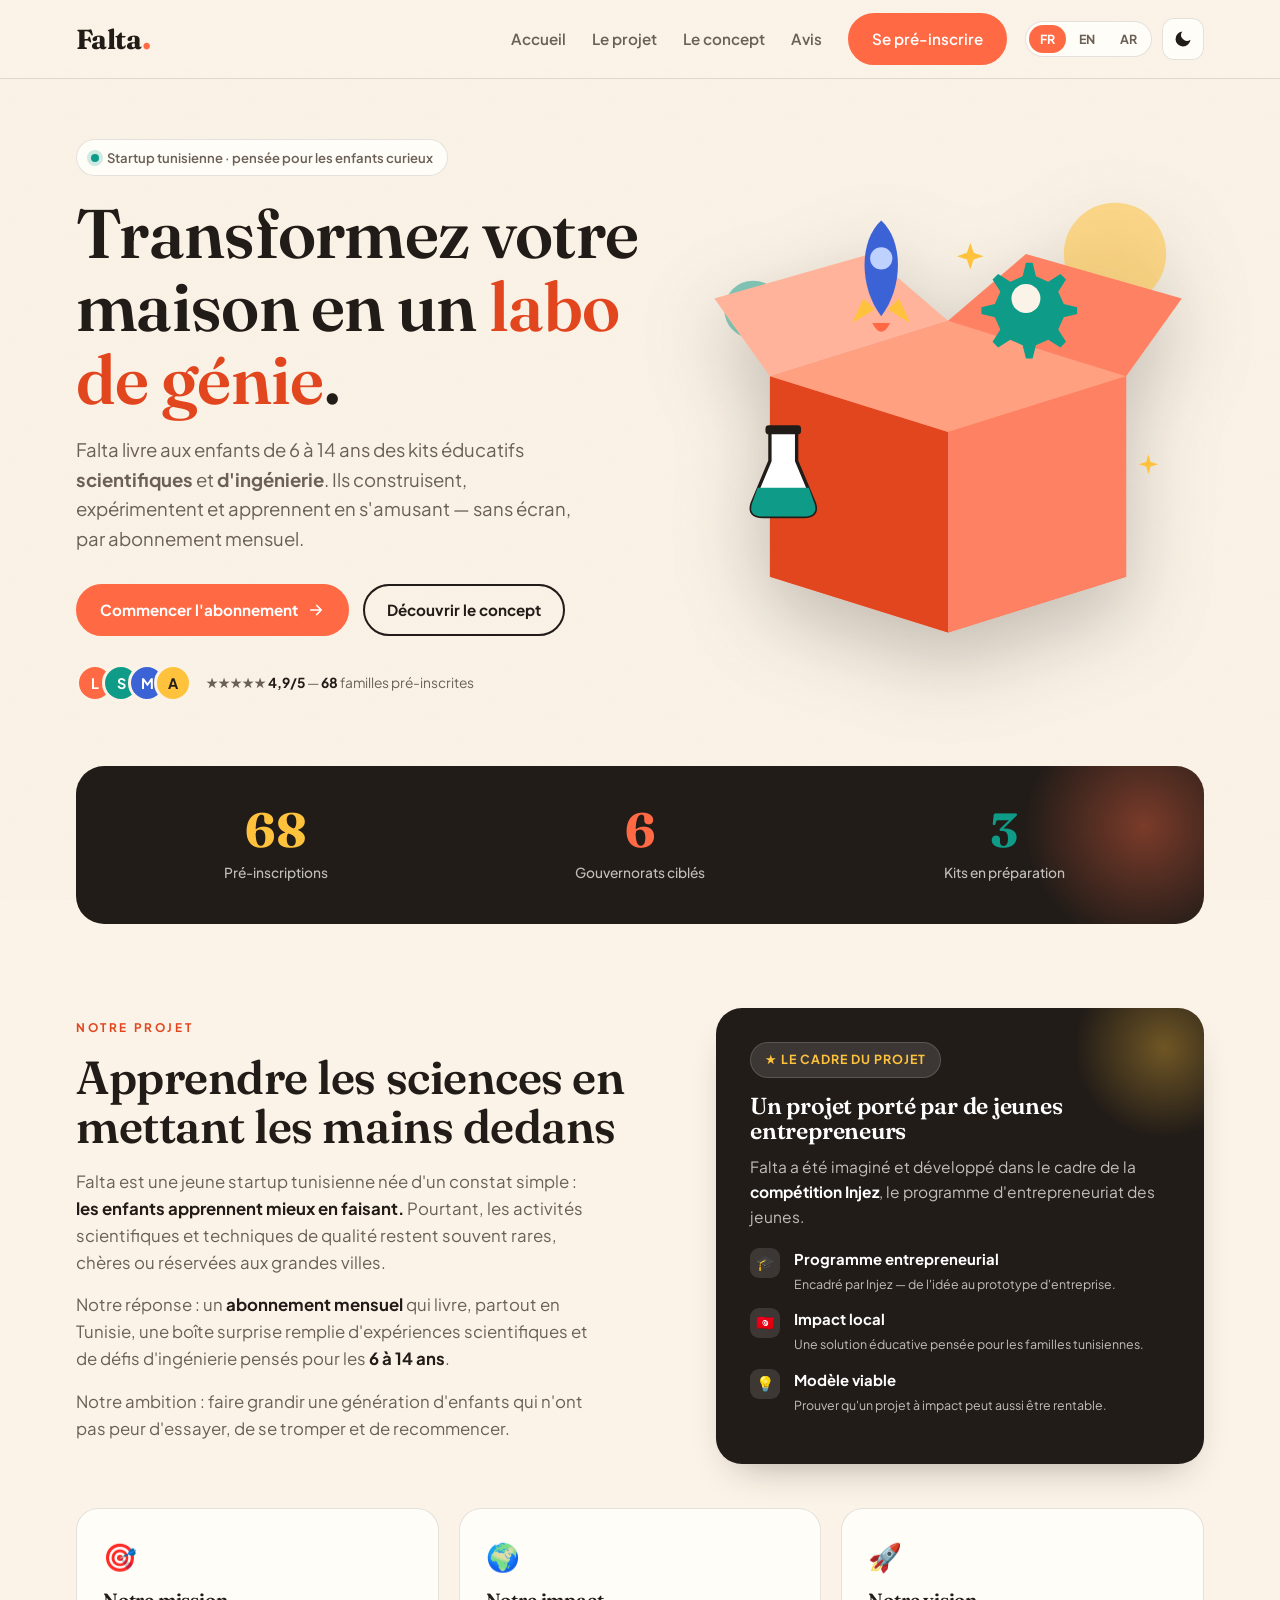
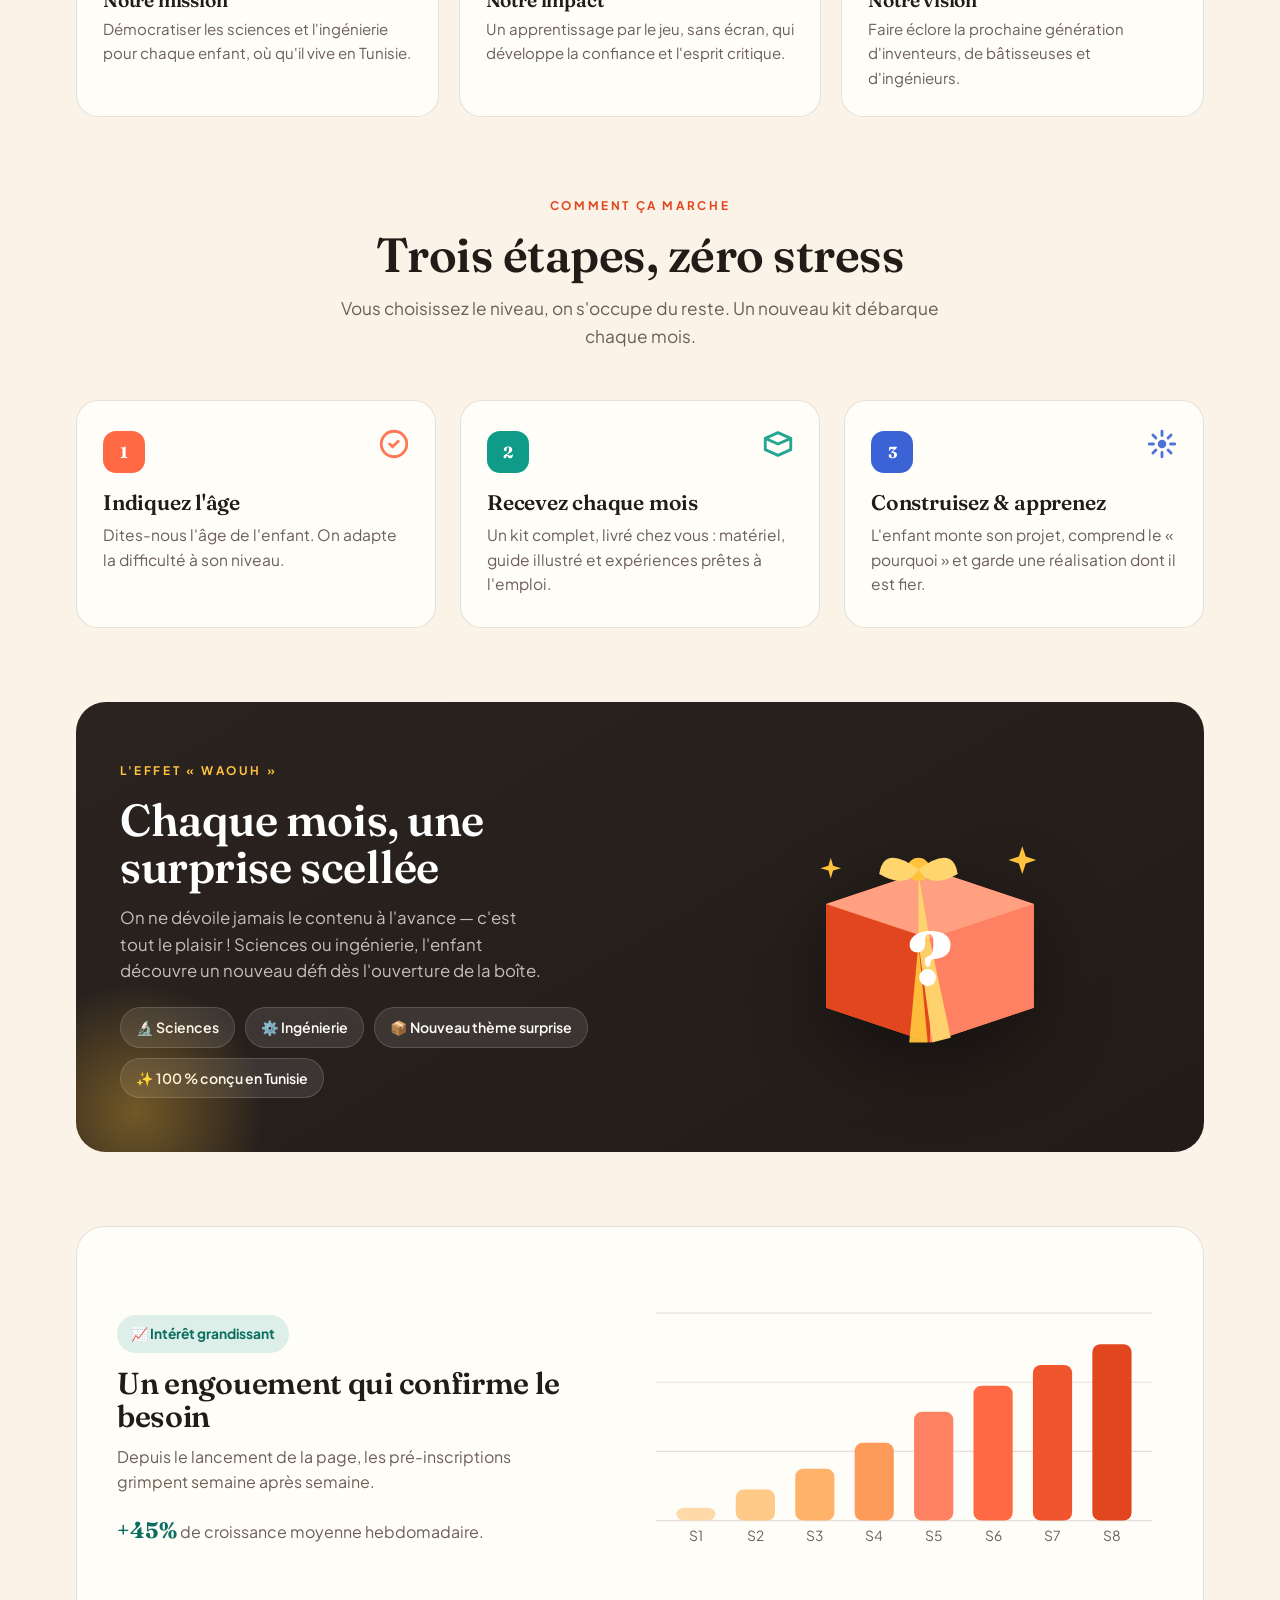
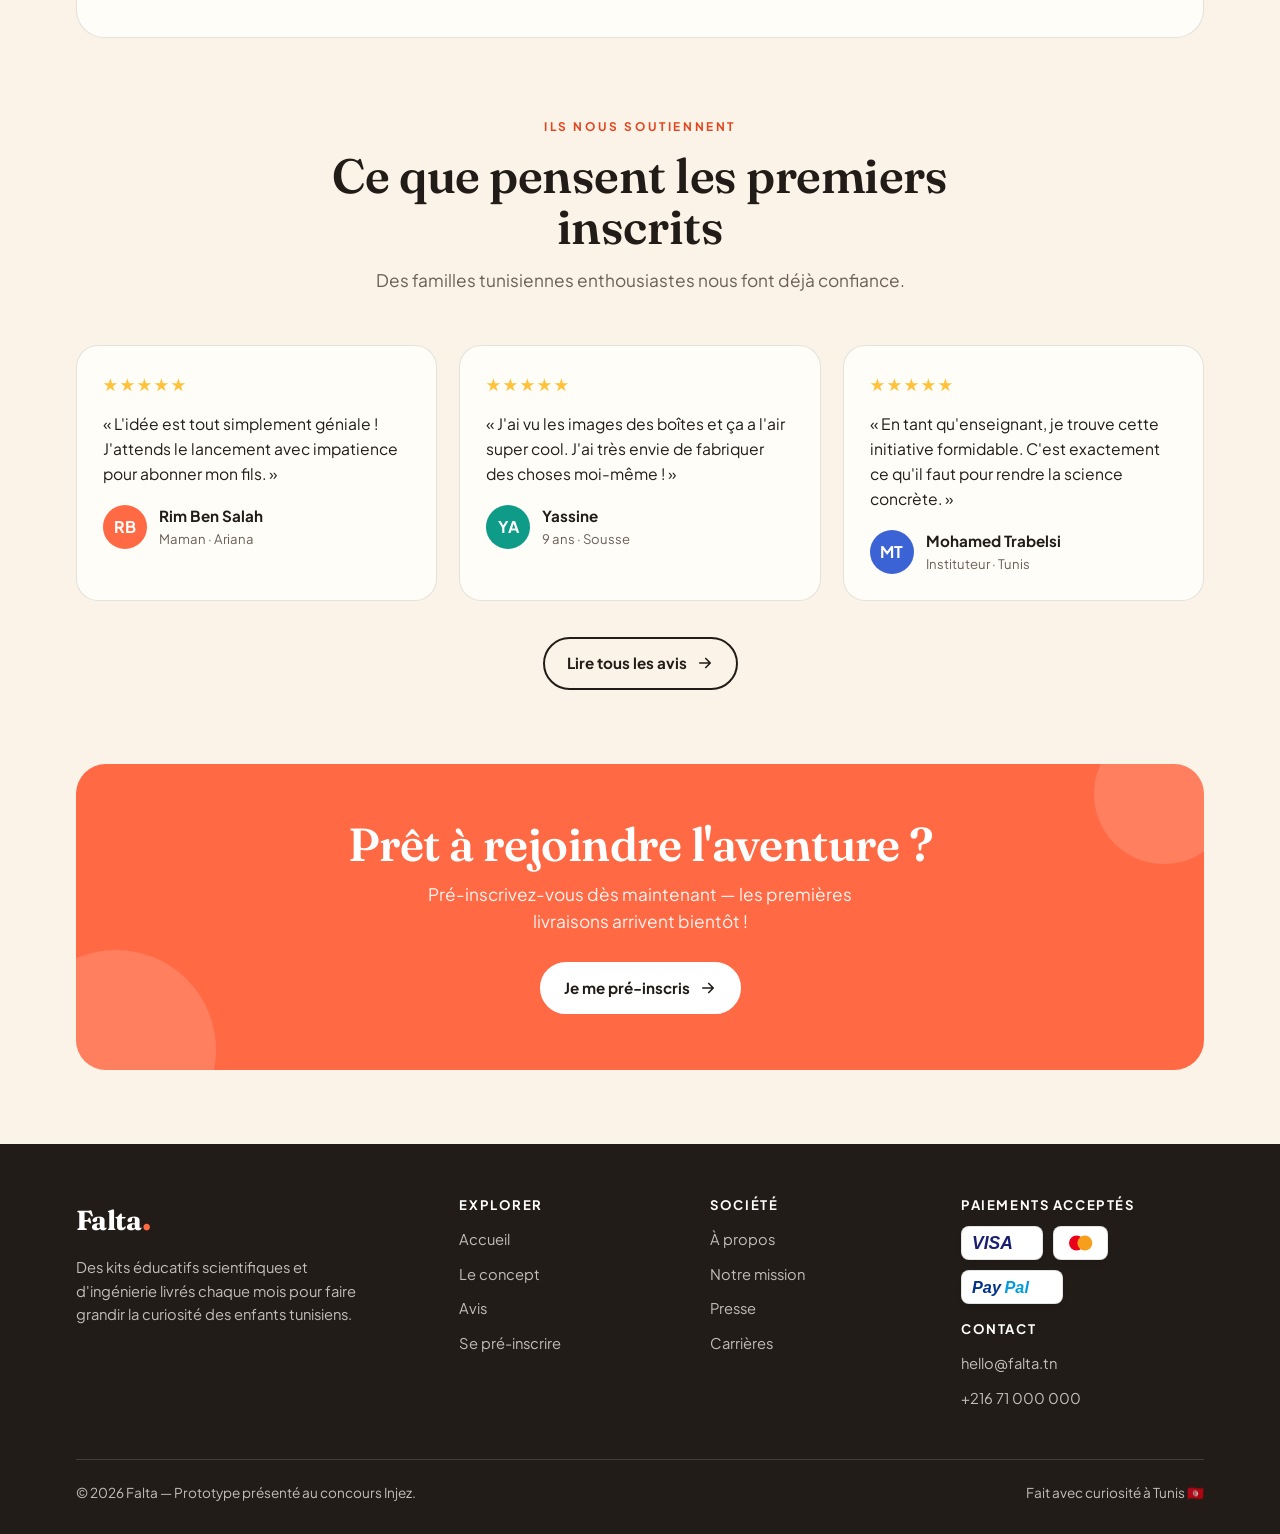
<file: index.html>
<!DOCTYPE html>
<html lang="fr">
<head>
<meta charset="UTF-8">
<meta name="viewport" content="width=device-width, initial-scale=1.0">
<title>Falta — Des kits éducatifs qui éveillent les petits génies</title>
<meta name="description" content="Falta, la startup tunisienne qui livre chaque mois des kits éducatifs scientifiques et d'ingénierie pour les enfants.">
<link rel="preconnect" href="https://fonts.googleapis.com">
<link rel="preconnect" href="https://fonts.gstatic.com" crossorigin>
<link href="https://fonts.googleapis.com/css2?family=Fraunces:ital,opsz,wght@0,9..144,400;0,9..144,500;0,9..144,600;0,9..144,700;0,9..144,900;1,9..144,500&family=Plus+Jakarta+Sans:wght@400;500;600;700;800&family=Tajawal:wght@400;500;700;800&display=swap" rel="stylesheet">
<link rel="stylesheet" href="falta.css">
<style>
.hero{position:relative;padding:60px 0 40px}
.hero-grid{display:grid;grid-template-columns:1.05fr .95fr;gap:50px;align-items:center}
.badge{display:inline-flex;align-items:center;gap:8px;background:var(--surface);border:1px solid var(--line);padding:7px 14px;border-radius:100px;font-weight:600;font-size:.82rem;color:var(--text-soft);box-shadow:var(--shadow)}
.badge .dot{width:8px;height:8px;border-radius:50%;background:var(--teal);box-shadow:0 0 0 4px rgba(14,156,136,.2)}
.hero h1{font-size:clamp(2.1rem,5.4vw,4.3rem);margin:22px 0 18px}
.hero h1 .ink-coral{color:var(--coral-deep);position:relative}
.hero h1 .ink-coral::after{content:"";position:absolute;left:0;right:0;bottom:4px;height:12px;background:var(--yellow);z-index:-1;border-radius:4px;transform:rotate(-1deg)}
.hero p.lead{font-size:1.16rem;color:var(--text-soft);max-width:520px;margin-bottom:30px}
.hero-cta{display:flex;gap:14px;flex-wrap:wrap;align-items:center}
.hero-meta{display:flex;align-items:center;gap:14px;margin-top:28px;flex-wrap:wrap}
.avatars{display:flex}
.avatars span{width:38px;height:38px;border-radius:50%;border:3px solid var(--bg);margin-inline-start:-12px;display:grid;place-items:center;font-weight:700;color:#fff;font-size:.9rem}
.avatars span:first-child{margin-inline-start:0}
.stars-inline{font-size:.86rem;color:var(--text-soft)}.stars-inline b{color:var(--text)}
.hero-art svg{width:100%;height:auto;display:block;filter:drop-shadow(0 30px 40px rgba(34,28,24,.25))}
.float{animation:float 6s ease-in-out infinite}.float.b{animation-delay:-2s}.float.c{animation-delay:-4s}
@keyframes float{0%,100%{transform:translateY(0)}50%{transform:translateY(-14px)}}

.stats{padding:24px 0 10px}
.stats-card{background:var(--panel);color:var(--panel-text);border-radius:28px;padding:40px 30px;display:grid;grid-template-columns:repeat(3,1fr);gap:24px;position:relative;overflow:hidden}
.stats-card::before{content:"";position:absolute;inset-inline-end:-60px;top:-60px;width:240px;height:240px;border-radius:50%;background:radial-gradient(circle,rgba(255,106,69,.4),transparent 70%)}
.stat{text-align:center;position:relative;z-index:2}
.stat .num{font-family:'Fraunces';font-weight:700;font-size:clamp(2.1rem,4vw,3rem);line-height:1;color:var(--yellow)}
[dir="rtl"] .stat .num{font-family:'Tajawal'}
.stat .lab{font-size:.86rem;color:var(--panel-soft);margin-top:8px;font-weight:500}
.stat:nth-child(2) .num{color:var(--coral)}.stat:nth-child(3) .num{color:var(--teal)}

section{position:relative;z-index:2}
.sec{padding:74px 0}
.sec-head{text-align:center;max-width:640px;margin:0 auto 50px}
.sec-head h2{font-size:clamp(2rem,4vw,3rem);margin:14px 0}
.sec-head p{color:var(--text-soft);font-size:1.08rem}

.about{display:grid;grid-template-columns:1.1fr .9fr;gap:44px;align-items:center}
.about h2{font-size:clamp(2rem,4vw,2.9rem);margin:14px 0 18px}
.about p{color:var(--text-soft);font-size:1.05rem;margin-bottom:16px;max-width:520px}
.about p strong{color:var(--text)}
.context-card{background:var(--panel);color:var(--panel-text);border-radius:26px;padding:34px;position:relative;overflow:hidden;box-shadow:var(--shadow)}
.context-card::before{content:"";position:absolute;inset-inline-end:-50px;top:-50px;width:180px;height:180px;border-radius:50%;background:radial-gradient(circle,rgba(255,194,60,.35),transparent 70%)}
.context-card .k{display:inline-flex;align-items:center;gap:8px;background:rgba(255,255,255,.12);border:1px solid var(--panel-line);padding:7px 14px;border-radius:100px;font-weight:700;font-size:.78rem;letter-spacing:.08em;text-transform:uppercase;color:var(--yellow)}
.context-card h3{color:#fff;font-size:1.45rem;margin:16px 0 12px}
.context-card>p{color:var(--panel-soft);font-size:.97rem;margin-bottom:18px}
.context-card .tline{display:flex;gap:14px;align-items:flex-start;margin-bottom:13px;font-size:.93rem}
.context-card .tline span.ic{flex:0 0 auto;width:30px;height:30px;border-radius:9px;background:rgba(255,255,255,.12);display:grid;place-items:center}
.context-card .tline b{color:#fff;display:block}
.context-card .tline small{color:var(--panel-soft)}
.pillars{display:grid;grid-template-columns:repeat(3,1fr);gap:20px;margin-top:44px}
.pillar{background:var(--surface);border:1px solid var(--line);border-radius:var(--r);padding:26px;transition:transform .25s,box-shadow .25s}
.pillar:hover{transform:translateY(-5px);box-shadow:var(--shadow)}
.pillar .emo{font-size:1.7rem}
.pillar h4{font-family:'Fraunces';font-size:1.2rem;margin:12px 0 7px}
[dir="rtl"] .pillar h4{font-family:'Tajawal'}
.pillar p{color:var(--text-soft);font-size:.94rem;margin:0}

.steps{display:grid;grid-template-columns:repeat(3,1fr);gap:24px}
.step{background:var(--surface);border:1px solid var(--line);border-radius:var(--r);padding:30px 26px;position:relative;transition:transform .25s ease,box-shadow .25s ease}
.step:hover{transform:translateY(-6px);box-shadow:var(--shadow)}
.step .n{font-family:'Fraunces';font-weight:700;font-size:1rem;width:42px;height:42px;border-radius:13px;display:grid;place-items:center;color:#fff;margin-bottom:18px}
.step:nth-child(1) .n{background:var(--coral)}.step:nth-child(2) .n{background:var(--teal)}.step:nth-child(3) .n{background:var(--blue)}
.step h3{font-size:1.32rem;margin-bottom:9px}
.step p{color:var(--text-soft);font-size:.97rem}
.step .ico{position:absolute;top:26px;inset-inline-end:24px;opacity:.9}

.surprise{background:linear-gradient(150deg,var(--panel-2),var(--panel));border-radius:30px;padding:54px 44px;color:var(--panel-text);display:grid;grid-template-columns:1fr .85fr;gap:40px;align-items:center;position:relative;overflow:hidden}
.surprise::before{content:"";position:absolute;inset-inline-start:-70px;bottom:-90px;width:260px;height:260px;border-radius:50%;background:radial-gradient(circle,rgba(255,194,60,.35),transparent 70%)}
.surprise .eyebrow{color:var(--yellow)}
.surprise h2{color:#fff;font-size:clamp(1.9rem,4vw,2.8rem);margin:14px 0}
.surprise p{color:var(--panel-soft);font-size:1.05rem;margin-bottom:22px;max-width:430px}
.surprise .tags{display:flex;gap:10px;flex-wrap:wrap}
.surprise .tags span{background:rgba(255,255,255,.1);border:1px solid var(--panel-line);padding:8px 15px;border-radius:100px;font-weight:600;font-size:.88rem}
.surprise-art{display:grid;place-items:center}
.surprise-art svg{width:100%;max-width:300px;filter:drop-shadow(0 26px 36px rgba(0,0,0,.4))}
.mystery{animation:bob 5s ease-in-out infinite}
@keyframes bob{0%,100%{transform:translateY(0) rotate(-2deg)}50%{transform:translateY(-12px) rotate(2deg)}}

.growth{background:var(--surface);border:1px solid var(--line);border-radius:28px;padding:40px;display:grid;grid-template-columns:.9fr 1.1fr;gap:40px;align-items:center}
.growth h3{font-size:1.9rem;margin-bottom:12px}
.growth p{color:var(--text-soft);margin-bottom:18px}
.growth .pill{display:inline-flex;align-items:center;gap:8px;background:color-mix(in srgb,var(--teal) 14%,var(--surface));color:var(--teal-deep);font-weight:700;font-size:.86rem;padding:8px 14px;border-radius:100px}
[data-theme="dark"] .growth .pill{color:#5FD9C6}
.chart{width:100%;height:auto}
.bar{transition:height .9s cubic-bezier(.2,.8,.2,1),y .9s cubic-bezier(.2,.8,.2,1)}

.reviews{display:grid;grid-template-columns:repeat(3,1fr);gap:22px}
.review{background:var(--surface);border:1px solid var(--line);border-radius:var(--r);padding:26px;transition:transform .25s,box-shadow .25s}
.review:hover{transform:translateY(-5px);box-shadow:var(--shadow)}
.review .stars{color:var(--yellow);font-size:1.05rem;letter-spacing:2px;margin-bottom:12px}
.review p{font-size:.98rem;margin-bottom:18px}
.review .who{display:flex;align-items:center;gap:12px}
.review .who .av{width:44px;height:44px;border-radius:50%;display:grid;place-items:center;color:#fff;font-weight:700;flex:0 0 auto}
.review .who .nm{font-weight:700;font-size:.95rem}
.review .who .ct{font-size:.82rem;color:var(--text-soft)}

.cta-banner{background:var(--coral);border-radius:30px;padding:56px;text-align:center;position:relative;overflow:hidden;color:#fff}
.cta-banner::before,.cta-banner::after{content:"";position:absolute;border-radius:50%;background:rgba(255,255,255,.14)}
.cta-banner::before{width:200px;height:200px;inset-inline-start:-60px;bottom:-80px}
.cta-banner::after{width:140px;height:140px;inset-inline-end:-30px;top:-40px}
.cta-banner h2{font-size:clamp(1.9rem,4vw,2.9rem);color:#fff;margin-bottom:12px}
.cta-banner p{color:rgba(255,255,255,.92);max-width:480px;margin:0 auto 26px;font-size:1.08rem}
.cta-banner .btn{background:#fff;color:var(--text);border-color:#fff}

.foot-grid{display:grid;grid-template-columns:1.6fr 1fr 1fr 1.1fr;gap:30px;padding:54px 0 0}
footer .logo{margin-bottom:14px}
footer p{font-size:.92rem;max-width:280px}
footer h4{color:#fff;font-family:'Plus Jakarta Sans';font-weight:700;font-size:.82rem;letter-spacing:.12em;text-transform:uppercase;margin-bottom:14px}
[dir="rtl"] footer h4{font-family:'Tajawal'}
footer ul{list-style:none}footer ul li{margin-bottom:9px}
footer ul li a{font-size:.92rem;transition:color .2s}footer ul li a:hover{color:var(--yellow)}
.foot-bottom{border-top:1px solid var(--panel-line);margin-top:40px;padding:22px 0 30px;display:flex;justify-content:space-between;font-size:.85rem;flex-wrap:wrap;gap:10px}

@media(max-width:900px){
  .hero-grid{grid-template-columns:1fr;gap:34px}
  .hero-art{order:-1;max-width:440px;margin:0 auto}
  .stats-card{grid-template-columns:1fr;gap:30px}
  .steps,.reviews{grid-template-columns:1fr}
  .about{grid-template-columns:1fr;gap:30px}.pillars{grid-template-columns:1fr}
  .surprise{grid-template-columns:1fr;gap:28px;padding:40px 28px}.surprise-art{order:-1;max-width:260px;margin:0 auto}
  .growth{grid-template-columns:1fr;gap:28px}
  .foot-grid{grid-template-columns:1fr 1fr}
}
@media(max-width:520px){.cta-banner{padding:38px 24px}.growth{padding:28px}.stats-card{padding:30px 20px}.foot-grid{grid-template-columns:1fr}}
</style>
</head>
<body>

<header>
  <nav>
    <a href="index.html" class="logo">Falta<span class="dot">.</span></a>
    <div class="nav-right">
      <div class="navlinks" id="nav">
        <a href="index.html" data-i18n="nav.home">Accueil</a>
        <a href="#projet" data-i18n="nav.project">Le projet</a>
        <a href="#concept" data-i18n="nav.concept">Le concept</a>
        <a href="avis.html" data-i18n="nav.reviews">Avis</a>
        <a href="abonnement.html" class="btn coral" data-i18n="nav.subscribe">S'abonner</a>
      </div>
      <div class="controls" id="faltaControls"></div>
      <button class="burger" id="burger" aria-label="Menu"><span></span><span></span><span></span></button>
    </div>
  </nav>
</header>

<section class="hero">
  <div class="wrap hero-grid">
    <div class="hero-copy">
      <span class="badge reveal"><span class="dot"></span> <span data-i18n="hero.badge">Startup tunisienne</span></span>
      <h1 class="reveal" data-i18n="hero.title">Transformez votre maison en un <span class="ink-coral">labo de génie</span>.</h1>
      <p class="lead reveal" data-i18n="hero.lead">Falta livre aux enfants de 6 à 14 ans des kits éducatifs scientifiques et d'ingénierie.</p>
      <div class="hero-cta reveal">
        <a href="abonnement.html" class="btn coral"><span data-i18n="hero.cta1">Commencer l'abonnement</span>
          <svg width="18" height="18" viewBox="0 0 24 24" fill="none"><path d="M5 12h14M13 6l6 6-6 6" stroke="#fff" stroke-width="2.2" stroke-linecap="round" stroke-linejoin="round"/></svg></a>
        <a href="#concept" class="btn ghost" data-i18n="hero.cta2">Découvrir le concept</a>
      </div>
      <div class="hero-meta reveal">
        <div class="avatars"><span style="background:#FF6A45">L</span><span style="background:#0E9C88">S</span><span style="background:#3C63D6">M</span><span style="background:#FFC23C;color:#221C18">A</span></div>
        <div class="stars-inline">★★★★★ <b>4,9/5</b> — <span data-i18n="hero.families"><b>68</b> familles pré-inscrites</span></div>
      </div>
    </div>
    <div class="hero-art reveal">
      <svg viewBox="0 0 460 440" xmlns="http://www.w3.org/2000/svg">
        <circle cx="380" cy="70" r="46" fill="#FFC23C" opacity=".55" class="float c"/>
        <circle cx="55" cy="120" r="26" fill="#0E9C88" opacity=".5" class="float b"/>
        <g class="float">
          <path d="M70 180 L230 130 L390 180 L390 360 L230 410 L70 360 Z" fill="#FF6A45"/>
          <path d="M70 180 L230 230 L230 410 L70 360 Z" fill="#E2461F"/>
          <path d="M230 230 L390 180 L390 360 L230 410 Z" fill="#FF8163"/>
          <path d="M70 180 L230 130 L390 180 L230 230 Z" fill="#FFA081"/>
          <path d="M70 180 L230 130 L160 70 L20 110 Z" fill="#FFB39B"/>
          <path d="M390 180 L230 130 L300 70 L440 110 Z" fill="#FF8163"/>
          <text x="200" y="320" font-family="Fraunces,serif" font-size="34" font-weight="700" fill="#fff"></text>
        </g>
        <g class="float b"><g transform="translate(140 40)">
          <path d="M30 0 C50 18 50 60 30 86 C10 60 10 18 30 0 Z" fill="#3C63D6"/>
          <circle cx="30" cy="34" r="10" fill="#BFD2FF"/>
          <path d="M14 70 L4 92 L24 80 Z" fill="#FFC23C"/><path d="M46 70 L56 92 L36 80 Z" fill="#FFC23C"/>
          <path d="M22 92 q8 16 16 0" fill="#FF6A45"/></g></g>
        <g class="float c"><g transform="translate(300 110)">
          <path d="M40 8 l6 0 3 12 11 5 11-7 5 5-7 11 5 11 12 3 0 6-12 3-5 11 7 11-5 5-11-7-11 5-3 12-6 0-3-12-11-5-11 7-5-5 7-11-5-11-12-3 0-6 12-3 5-11-7-11 5-5 11 7 11-5 z" fill="#0E9C88" transform="translate(-40 -40)"/>
          <circle cx="0" cy="0" r="13" fill="#FBF3E7"/></g></g>
        <g class="float"><g transform="translate(50 230)">
          <path d="M20 0 L20 26 L4 64 q-4 12 10 12 l36 0 q14 0 10-12 L44 26 L44 0 Z" fill="#fff" stroke="#221C18" stroke-width="3"/>
          <path d="M9 50 L55 50 L60 64 q4 12 -10 12 l-36 0 q-14 0 -10-12 Z" fill="#0E9C88"/>
          <rect x="16" y="-6" width="32" height="8" rx="3" fill="#221C18"/></g></g>
        <g fill="#FFC23C"><path d="M250 60 l3 9 9 3 -9 3 -3 9 -3-9 -9-3 9-3 z" class="float b"/><path d="M410 250 l2 7 7 2 -7 2 -2 7 -2-7 -7-2 7-2 z" class="float"/></g>
      </svg>
    </div>
  </div>
</section>

<section class="stats">
  <div class="wrap">
    <div class="stats-card reveal">
      <div class="stat"><div class="num" data-count="68" data-suffix="">0</div><div class="lab" data-i18n="stat.families">Pré-inscriptions</div></div>
      <div class="stat"><div class="num" data-count="6" data-suffix="">0</div><div class="lab" data-i18n="stat.kits">Gouvernorats ciblés</div></div>
      <div class="stat"><div class="num" data-count="3" data-suffix="">0</div><div class="lab" data-i18n="stat.satisf">Kits en préparation</div></div>
    </div>
  </div>
</section>

<section class="sec" id="projet">
  <div class="wrap">
    <div class="about">
      <div class="reveal">
        <span class="eyebrow" data-i18n="about.eyebrow">Notre projet</span>
        <h2 data-i18n="about.title">Apprendre les sciences en mettant les mains dedans</h2>
        <p data-i18n="about.p1">Falta est une jeune startup tunisienne née d'un constat simple : <strong>les enfants apprennent mieux en faisant.</strong> Pourtant, les activités scientifiques et techniques de qualité restent souvent rares, chères ou réservées aux grandes villes.</p>
        <p data-i18n="about.p2">Notre réponse : un <strong>abonnement mensuel</strong> qui livre, partout en Tunisie, une boîte surprise remplie d'expériences scientifiques et de défis d'ingénierie pensés pour les <strong>6 à 14 ans</strong>.</p>
        <p data-i18n="about.p3">Notre ambition : faire grandir une génération d'enfants qui n'ont pas peur d'essayer, de se tromper et de recommencer.</p>
      </div>
      <div class="context-card reveal">
        <span class="k" data-i18n="ctx.k">★ Le cadre du projet</span>
        <h3 data-i18n="ctx.title">Un projet porté par de jeunes entrepreneurs</h3>
        <p data-i18n="ctx.p">Falta a été imaginé et développé dans le cadre de la <strong style="color:#fff">compétition Injez</strong>, le programme d'entrepreneuriat des jeunes.</p>
        <div class="tline"><span class="ic">🎓</span><div><b data-i18n="ctx.l1t">Programme entrepreneurial</b><small data-i18n="ctx.l1s">Encadré par Injez — de l'idée au prototype d'entreprise.</small></div></div>
        <div class="tline"><span class="ic">🇹🇳</span><div><b data-i18n="ctx.l2t">Impact local</b><small data-i18n="ctx.l2s">Une solution éducative pensée pour les familles tunisiennes.</small></div></div>
        <div class="tline"><span class="ic">💡</span><div><b data-i18n="ctx.l3t">Modèle viable</b><small data-i18n="ctx.l3s">Prouver qu'un projet à impact peut aussi être rentable.</small></div></div>
      </div>
    </div>
    <div class="pillars">
      <div class="pillar reveal"><div class="emo">🎯</div><h4 data-i18n="pil.1t">Notre mission</h4><p data-i18n="pil.1p">Démocratiser les sciences et l'ingénierie pour chaque enfant, où qu'il vive en Tunisie.</p></div>
      <div class="pillar reveal"><div class="emo">🌍</div><h4 data-i18n="pil.2t">Notre impact</h4><p data-i18n="pil.2p">Un apprentissage par le jeu, sans écran, qui développe la confiance et l'esprit critique.</p></div>
      <div class="pillar reveal"><div class="emo">🚀</div><h4 data-i18n="pil.3t">Notre vision</h4><p data-i18n="pil.3p">Faire éclore la prochaine génération d'inventeurs, de bâtisseuses et d'ingénieurs.</p></div>
    </div>
  </div>
</section>

<section class="sec" id="concept" style="padding-top:0">
  <div class="wrap">
    <div class="sec-head reveal">
      <span class="eyebrow" data-i18n="concept.eyebrow">Comment ça marche</span>
      <h2 data-i18n="concept.title">Trois étapes, zéro stress</h2>
      <p data-i18n="concept.sub">Vous choisissez le niveau, on s'occupe du reste. Un nouveau kit débarque chaque mois.</p>
    </div>
    <div class="steps">
      <div class="step reveal"><div class="n">1</div>
        <svg class="ico" width="34" height="34" viewBox="0 0 24 24" fill="none"><circle cx="12" cy="12" r="9" stroke="#FF6A45" stroke-width="2"/><path d="M9 12l2 2 4-4" stroke="#FF6A45" stroke-width="2" stroke-linecap="round" stroke-linejoin="round"/></svg>
        <h3 data-i18n="concept.s1t">Indiquez l'âge</h3><p data-i18n="concept.s1p">Dites-nous l'âge de l'enfant. On adapte la difficulté à son niveau.</p></div>
      <div class="step reveal"><div class="n">2</div>
        <svg class="ico" width="34" height="34" viewBox="0 0 24 24" fill="none"><path d="M3 8l9-4 9 4-9 4-9-4z" stroke="#0E9C88" stroke-width="2" stroke-linejoin="round"/><path d="M3 8v8l9 4 9-4V8" stroke="#0E9C88" stroke-width="2" stroke-linejoin="round"/></svg>
        <h3 data-i18n="concept.s2t">Recevez chaque mois</h3><p data-i18n="concept.s2p">Un kit complet, livré chez vous : matériel, guide illustré et expériences prêtes à l'emploi.</p></div>
      <div class="step reveal"><div class="n">3</div>
        <svg class="ico" width="34" height="34" viewBox="0 0 24 24" fill="none"><path d="M12 3v3m0 12v3M5.6 5.6l2.1 2.1m8.6 8.6l2.1 2.1M3 12h3m12 0h3M5.6 18.4l2.1-2.1m8.6-8.6l2.1-2.1" stroke="#3C63D6" stroke-width="2" stroke-linecap="round"/><circle cx="12" cy="12" r="3" fill="#3C63D6"/></svg>
        <h3 data-i18n="concept.s3t">Construisez & apprenez</h3><p data-i18n="concept.s3p">L'enfant monte son projet, comprend le « pourquoi » et garde une réalisation dont il est fier.</p></div>
    </div>
  </div>
</section>

<section class="sec" id="surprise" style="padding-top:0">
  <div class="wrap">
    <div class="surprise reveal">
      <div>
        <span class="eyebrow" data-i18n="surp.eyebrow">L'effet « waouh »</span>
        <h2 data-i18n="surp.title">Chaque mois, une surprise scellée</h2>
        <p data-i18n="surp.p">On ne dévoile jamais le contenu à l'avance — c'est tout le plaisir ! Sciences ou ingénierie, l'enfant découvre un nouveau défi dès l'ouverture de la boîte.</p>
        <div class="tags"><span data-i18n="surp.t1">🔬 Sciences</span><span data-i18n="surp.t2">⚙️ Ingénierie</span><span data-i18n="surp.t3">📦 Surprise</span><span data-i18n="surp.t4">✨ Tunisie</span></div>
      </div>
      <div class="surprise-art">
        <svg class="mystery" viewBox="0 0 260 260" xmlns="http://www.w3.org/2000/svg">
          <path d="M40 110 L130 80 L220 110 L220 200 L130 230 L40 200 Z" fill="#FF6A45"/>
          <path d="M40 110 L130 140 L130 230 L40 200 Z" fill="#E2461F"/>
          <path d="M130 140 L220 110 L220 200 L130 230 Z" fill="#FF8163"/>
          <path d="M40 110 L130 80 L220 110 L130 140 Z" fill="#FFA081"/>
          <path d="M120 84 L120 144 L112 230 L128 230 L120 144 Z" fill="#FFC23C" opacity=".95"/>
          <path d="M120 84 L120 144 L132 230 L148 226 L130 142 Z" fill="#FFD66E" opacity=".95"/>
          <text x="130" y="180" font-family="Fraunces,serif" font-size="64" font-weight="900" fill="#fff" text-anchor="middle">?</text>
          <circle cx="120" cy="80" r="10" fill="#FFC23C"/>
          <path d="M120 80 q-30 -22 -34 4 q24 14 34 -4z" fill="#FFD66E"/><path d="M120 80 q30 -22 34 4 q-24 14 -34 -4z" fill="#FFD66E"/>
          <g fill="#FFC23C"><path d="M210 60 l3 9 9 3 -9 3 -3 9 -3-9 -9-3 9-3 z"/><path d="M44 70 l2 7 7 2 -7 2 -2 7 -2-7 -7-2 7-2 z"/></g>
        </svg>
      </div>
    </div>
  </div>
</section>

<section class="sec" style="padding-top:0">
  <div class="wrap">
    <div class="growth reveal">
      <div>
        <span class="pill" data-i18n="growth.pill">📈 Intérêt grandissant</span>
        <h3 data-i18n="growth.title" style="margin-top:14px">Un engouement qui confirme le besoin</h3>
        <p data-i18n="growth.p">Depuis le lancement de la page, les pré-inscriptions grimpent semaine après semaine.</p>
        <p style="margin:0"><strong style="font-family:Fraunces;font-size:1.4rem;color:var(--teal-deep)">+45%</strong> <span data-i18n="growth.note">de croissance moyenne hebdomadaire.</span></p>
      </div>
      <div>
        <svg class="chart" viewBox="0 0 480 280" id="growthChart">
          <g stroke="var(--line)" stroke-width="1"><line x1="40" y1="40" x2="470" y2="40"/><line x1="40" y1="100" x2="470" y2="100"/><line x1="40" y1="160" x2="470" y2="160"/><line x1="40" y1="220" x2="470" y2="220"/></g>
          <g id="bars"></g>
          <g id="labels" font-family="Plus Jakarta Sans" font-size="12" fill="var(--text-soft)" text-anchor="middle"></g>
        </svg>
      </div>
    </div>
  </div>
</section>

<section class="sec" style="padding-top:0">
  <div class="wrap">
    <div class="sec-head reveal">
      <span class="eyebrow" data-i18n="rev.eyebrow">Ils nous soutiennent</span>
      <h2 data-i18n="rev.title">Ce que pensent les premiers inscrits</h2>
      <p data-i18n="rev.sub">Des familles tunisiennes enthousiastes nous font déjà confiance.</p>
    </div>
    <div class="reviews">
      <div class="review reveal"><div class="stars">★★★★★</div><p data-i18n="rev.q1">« L'idée est tout simplement géniale ! J'attends le lancement avec impatience pour abonner mon fils. »</p><div class="who"><span class="av" style="background:#FF6A45">RB</span><div><div class="nm">Rim Ben Salah</div><div class="ct" data-i18n="rev.r1">Maman · Ariana</div></div></div></div>
      <div class="review reveal"><div class="stars">★★★★★</div><p data-i18n="rev.q2">« J'ai vu les images des boîtes et ça a l'air super cool. J'ai très envie de fabriquer des choses moi-même ! »</p><div class="who"><span class="av" style="background:#0E9C88">YA</span><div><div class="nm">Yassine</div><div class="ct" data-i18n="rev.r2">9 ans · Sousse</div></div></div></div>
      <div class="review reveal"><div class="stars">★★★★★</div><p data-i18n="rev.q3">« En tant qu'enseignant, je trouve cette initiative formidable. C'est exactement ce qu'il faut pour rendre la science concrète. »</p><div class="who"><span class="av" style="background:#3C63D6">MT</span><div><div class="nm">Mohamed Trabelsi</div><div class="ct" data-i18n="rev.r3">Instituteur · Tunis</div></div></div></div>
    </div>
    <div style="text-align:center;margin-top:36px" class="reveal">
      <a href="avis.html" class="btn ghost"><span data-i18n="rev.all">Lire tous les avis</span>
        <svg width="18" height="18" viewBox="0 0 24 24" fill="none"><path d="M5 12h14M13 6l6 6-6 6" stroke="currentColor" stroke-width="2.2" stroke-linecap="round" stroke-linejoin="round"/></svg></a>
    </div>
  </div>
</section>

<section class="sec" style="padding-top:0">
  <div class="wrap">
    <div class="cta-banner reveal">
      <h2 data-i18n="cta.title">Prêt à rejoindre l'aventure ?</h2>
      <p data-i18n="cta.p">Pré-inscrivez-vous dès maintenant — les premières livraisons arrivent bientôt !</p>
      <a href="abonnement.html" class="btn"><span data-i18n="cta.btn">Je me pré-inscris</span>
        <svg width="18" height="18" viewBox="0 0 24 24" fill="none"><path d="M5 12h14M13 6l6 6-6 6" stroke="#221C18" stroke-width="2.2" stroke-linecap="round" stroke-linejoin="round"/></svg></a>
    </div>
  </div>
</section>

<footer>
  <div class="wrap">
    <div class="foot-grid">
      <div>
        <a href="index.html" class="logo">Falta<span class="dot">.</span></a>
        <p data-i18n="foot.tagline">Des kits éducatifs scientifiques et d'ingénierie livrés chaque mois pour faire grandir la curiosité des enfants tunisiens.</p>
      </div>
      <div><h4 data-i18n="foot.explore">Explorer</h4><ul>
        <li><a href="index.html" data-i18n="nav.home">Accueil</a></li>
        <li><a href="index.html#concept" data-i18n="nav.concept">Le concept</a></li>
        <li><a href="avis.html" data-i18n="nav.reviews">Avis</a></li>
        <li><a href="abonnement.html" data-i18n="foot.subscribe">S'abonner</a></li></ul></div>
      <div><h4 data-i18n="foot.company">Société</h4><ul>
        <li><a href="#" data-i18n="foot.about">À propos</a></li>
        <li><a href="#" data-i18n="foot.mission">Notre mission</a></li>
        <li><a href="#" data-i18n="foot.press">Presse</a></li>
        <li><a href="#" data-i18n="foot.jobs">Carrières</a></li></ul></div>
      <div><h4 data-i18n="foot.pay">Paiements acceptés</h4>
        <div class="pay-row" data-pay style="margin-bottom:18px"></div>
        <h4 data-i18n="foot.contact">Contact</h4>
        <ul><li><a href="mailto:hello@falta.tn">hello@falta.tn</a></li><li><a href="#">+216 71 000 000</a></li></ul></div>
    </div>
    <div class="foot-bottom">
      <span>© <span id="yr"></span> <span data-i18n="foot.rights"></span></span>
      <span data-i18n="foot.made"></span>
    </div>
  </div>
</footer>

<script>
window.PAGE_I18N = {
 fr:{
  "hero.badge":"Startup tunisienne · pensée pour les enfants curieux",
  "hero.title":"Transformez votre maison en un <span class=\"ink-coral\">labo de génie</span>.",
  "hero.lead":"Falta livre aux enfants de 6 à 14 ans des kits éducatifs <strong>scientifiques</strong> et <strong>d'ingénierie</strong>. Ils construisent, expérimentent et apprennent en s'amusant — sans écran, par abonnement mensuel.",
  "hero.cta1":"Commencer l'abonnement","hero.cta2":"Découvrir le concept","hero.families":"<b>68</b> familles pré-inscrites",
  "stat.families":"Pré-inscriptions","stat.kits":"Gouvernorats ciblés","stat.satisf":"Kits en préparation",
  "about.eyebrow":"Notre projet","about.title":"Apprendre les sciences en mettant les mains dedans",
  "about.p1":"Falta est une jeune startup tunisienne née d'un constat simple : <strong>les enfants apprennent mieux en faisant.</strong> Pourtant, les activités scientifiques et techniques de qualité restent souvent rares, chères ou réservées aux grandes villes.",
  "about.p2":"Notre réponse : un <strong>abonnement mensuel</strong> qui livre, partout en Tunisie, une boîte surprise remplie d'expériences scientifiques et de défis d'ingénierie pensés pour les <strong>6 à 14 ans</strong>.",
  "about.p3":"Notre ambition : faire grandir une génération d'enfants qui n'ont pas peur d'essayer, de se tromper et de recommencer.",
  "ctx.k":"★ Le cadre du projet","ctx.title":"Un projet porté par de jeunes entrepreneurs",
  "ctx.p":"Falta a été imaginé et développé dans le cadre de la <strong style=\"color:#fff\">compétition Injez</strong>, le programme d'entrepreneuriat des jeunes.",
  "ctx.l1t":"Programme entrepreneurial","ctx.l1s":"Encadré par Injez — de l'idée au prototype d'entreprise.",
  "ctx.l2t":"Impact local","ctx.l2s":"Une solution éducative pensée pour les familles tunisiennes.",
  "ctx.l3t":"Modèle viable","ctx.l3s":"Prouver qu'un projet à impact peut aussi être rentable.",
  "pil.1t":"Notre mission","pil.1p":"Démocratiser les sciences et l'ingénierie pour chaque enfant, où qu'il vive en Tunisie.",
  "pil.2t":"Notre impact","pil.2p":"Un apprentissage par le jeu, sans écran, qui développe la confiance et l'esprit critique.",
  "pil.3t":"Notre vision","pil.3p":"Faire éclore la prochaine génération d'inventeurs, de bâtisseuses et d'ingénieurs.",
  "concept.eyebrow":"Comment ça marche","concept.title":"Trois étapes, zéro stress","concept.sub":"Vous choisissez le niveau, on s'occupe du reste. Un nouveau kit débarque chaque mois.",
  "concept.s1t":"Indiquez l'âge","concept.s1p":"Dites-nous l'âge de l'enfant. On adapte la difficulté à son niveau.",
  "concept.s2t":"Recevez chaque mois","concept.s2p":"Un kit complet, livré chez vous : matériel, guide illustré et expériences prêtes à l'emploi.",
  "concept.s3t":"Construisez & apprenez","concept.s3p":"L'enfant monte son projet, comprend le « pourquoi » et garde une réalisation dont il est fier.",
  "surp.eyebrow":"L'effet « waouh »","surp.title":"Chaque mois, une surprise scellée",
  "surp.p":"On ne dévoile jamais le contenu à l'avance — c'est tout le plaisir ! Sciences ou ingénierie, l'enfant découvre un nouveau défi dès l'ouverture de la boîte.",
  "surp.t1":"🔬 Sciences","surp.t2":"⚙️ Ingénierie","surp.t3":"📦 Nouveau thème surprise","surp.t4":"✨ 100 % conçu en Tunisie",
  "growth.pill":"📈 Intérêt grandissant","growth.title":"Un engouement qui confirme le besoin",
  "growth.p":"Depuis le lancement de la page, les pré-inscriptions grimpent semaine après semaine.","growth.note":"de croissance moyenne hebdomadaire.",
  "rev.eyebrow":"Ils nous soutiennent","rev.title":"Ce que pensent les premiers inscrits","rev.sub":"Des familles tunisiennes enthousiastes nous font déjà confiance.",
  "rev.q1":"« L'idée est tout simplement géniale ! J'attends le lancement avec impatience pour abonner mon fils. »","rev.r1":"Maman · Ariana",
  "rev.q2":"« J'ai vu les images des boîtes et ça a l'air super cool. J'ai très envie de fabriquer des choses moi-même ! »","rev.r2":"9 ans · Sousse",
  "rev.q3":"« En tant qu'enseignant, je trouve cette initiative formidable. C'est exactement ce qu'il faut pour rendre la science concrète. »","rev.r3":"Instituteur · Tunis",
  "rev.all":"Lire tous les avis",
  "cta.title":"Prêt à rejoindre l'aventure ?","cta.p":"Pré-inscrivez-vous dès maintenant — les premières livraisons arrivent bientôt !","cta.btn":"Je me pré-inscris",
  "foot.subscribe":"Se pré-inscrire"
 },
 en:{
  "hero.badge":"Tunisian startup · made for curious kids",
  "hero.title":"Turn your home into a <span class=\"ink-coral\">genius lab</span>.",
  "hero.lead":"Falta delivers <strong>science</strong> and <strong>engineering</strong> educational kits to kids aged 6–14. They build, experiment and learn while having fun — screen-free, by monthly subscription.",
  "hero.cta1":"Start the subscription","hero.cta2":"See how it works","hero.families":"<b>68</b> pre-registered families",
  "stat.families":"Pre-registrations","stat.kits":"Targeted governorates","stat.satisf":"Kits in preparation",
  "about.eyebrow":"Our project","about.title":"Learning science by getting hands dirty",
  "about.p1":"Falta is a young Tunisian startup born from a simple observation: <strong>children learn better by doing.</strong> Yet quality science and tech activities remain rare, costly or limited to big cities.",
  "about.p2":"Our answer: a <strong>monthly subscription</strong> that delivers, all across Tunisia, a surprise box full of science experiments and engineering challenges designed for ages <strong>6 to 14</strong>.",
  "about.p3":"Our ambition: to raise a generation of children who aren't afraid to try, fail and start again.",
  "ctx.k":"★ Project framework","ctx.title":"A project led by young entrepreneurs",
  "ctx.p":"Falta was imagined and developed within the <strong style=\"color:#fff\">Injez competition</strong>, the youth entrepreneurship program.",
  "ctx.l1t":"Entrepreneurship program","ctx.l1s":"Mentored by Injez — from idea to a startup prototype.",
  "ctx.l2t":"Local impact","ctx.l2s":"An educational solution built for Tunisian families.",
  "ctx.l3t":"Viable model","ctx.l3s":"Proving an impact-driven project can also be profitable.",
  "pil.1t":"Our mission","pil.1p":"Democratize science and engineering for every child, wherever they live in Tunisia.",
  "pil.2t":"Our impact","pil.2p":"Screen-free, play-based learning that builds confidence and critical thinking.",
  "pil.3t":"Our vision","pil.3p":"Spark the next generation of inventors, builders and engineers.",
  "concept.eyebrow":"How it works","concept.title":"Three steps, zero stress","concept.sub":"You pick the level, we handle the rest. A new kit arrives every month.",
  "concept.s1t":"Tell us the age","concept.s1p":"Tell us the child's age. We adapt the difficulty to their level.",
  "concept.s2t":"Receive monthly","concept.s2p":"A complete kit at your door: materials, illustrated guide and ready-to-go experiments.",
  "concept.s3t":"Build & learn","concept.s3p":"The child builds the project, understands the why, and keeps something to be proud of.",
  "surp.eyebrow":"The wow effect","surp.title":"Every month, a sealed surprise",
  "surp.p":"We never reveal the contents in advance — that's the whole fun! Science or engineering, the child discovers a new challenge the moment the box opens.",
  "surp.t1":"🔬 Science","surp.t2":"⚙️ Engineering","surp.t3":"📦 New surprise theme","surp.t4":"✨ 100% made in Tunisia",
  "growth.pill":"📈 Growing interest","growth.title":"An enthusiasm that confirms the need",
  "growth.p":"Since the page launch, pre-registrations keep climbing week after week.","growth.note":"average weekly growth.",
  "rev.eyebrow":"They support us","rev.title":"What our first subscribers think","rev.sub":"Enthusiastic Tunisian families already trust us.",
  "rev.q1":"“The idea is simply brilliant! I'm eagerly waiting for the launch to subscribe my son.”","rev.r1":"Mom · Ariana",
  "rev.q2":"“I saw the pictures of the boxes and it looks super cool. I really want to build things myself!”","rev.r2":"age 9 · Sousse",
  "rev.q3":"“As a teacher, I find this initiative wonderful. It's exactly what's needed to make science concrete.”","rev.r3":"Teacher · Tunis",
  "rev.all":"Read all reviews",
  "cta.title":"Ready to join the adventure?","cta.p":"Pre-register now — first deliveries are coming soon!","cta.btn":"Pre-register now",
  "foot.subscribe":"Pre-register"
 },
 ar:{
  "hero.badge":"شركة ناشئة تونسية · مصمّمة للأطفال الفضوليين",
  "hero.title":"حوّل بيتك إلى <span class=\"ink-coral\">مختبر عبقري</span>.",
  "hero.lead":"توصّل فالطة علباً تعليمية <strong>علمية</strong> و<strong>هندسية</strong> للأطفال من 6 إلى 14 سنة. يبنون ويجرّبون ويتعلمون باللعب — دون شاشات، عبر اشتراك شهري.",
  "hero.cta1":"ابدأ الاشتراك","hero.cta2":"اكتشف الفكرة","hero.families":"<b>68</b> عائلة مسجّلة مسبقاً",
  "stat.families":"تسجيلات مسبقة","stat.kits":"ولايات مستهدفة","stat.satisf":"علب قيد التحضير",
  "about.eyebrow":"مشروعنا","about.title":"تعلّم العلوم بالعمل اليدوي",
  "about.p1":"فالطة شركة ناشئة تونسية شابة وُلدت من ملاحظة بسيطة: <strong>الأطفال يتعلّمون أفضل عندما يفعلون.</strong> ومع ذلك تبقى الأنشطة العلمية والتقنية الجيدة نادرة أو مكلفة أو محصورة في المدن الكبرى.",
  "about.p2":"جوابنا: <strong>اشتراك شهري</strong> يوصّل في كل أنحاء تونس علبة مفاجأة مليئة بتجارب علمية وتحدّيات هندسية مصمّمة للأعمار من <strong>6 إلى 14</strong>.",
  "about.p3":"طموحنا: تنشئة جيل من الأطفال لا يخافون من المحاولة والخطأ وإعادة الكرّة.",
  "ctx.k":"★ إطار المشروع","ctx.title":"مشروع يقوده شباب رياديون",
  "ctx.p":"تم تصوّر فالطة وتطويرها ضمن <strong style=\"color:#fff\">مسابقة إنجاز</strong>، برنامج ريادة الأعمال للشباب.",
  "ctx.l1t":"برنامج ريادي","ctx.l1s":"بإشراف إنجاز — من الفكرة إلى نموذج مشروع.",
  "ctx.l2t":"أثر محلي","ctx.l2s":"حلّ تعليمي مصمّم للعائلات التونسية.",
  "ctx.l3t":"نموذج قابل للنجاح","ctx.l3s":"إثبات أن المشروع ذا الأثر يمكن أن يكون مربحاً أيضاً.",
  "pil.1t":"مهمتنا","pil.1p":"إتاحة العلوم والهندسة لكل طفل أينما كان في تونس.",
  "pil.2t":"أثرنا","pil.2p":"تعلّم باللعب دون شاشات يبني الثقة والتفكير النقدي.",
  "pil.3t":"رؤيتنا","pil.3p":"إطلاق الجيل القادم من المخترعين والبنّائين والمهندسين.",
  "concept.eyebrow":"كيف يعمل","concept.title":"ثلاث خطوات، دون عناء","concept.sub":"تختار المستوى ونحن نتكفّل بالباقي. علبة جديدة كل شهر.",
  "concept.s1t":"حدّد العمر","concept.s1p":"أخبرنا بعمر الطفل ونحن نلائم مستوى الصعوبة.",
  "concept.s2t":"استلم كل شهر","concept.s2p":"علبة كاملة عند بابك: المواد ودليل مصوّر وتجارب جاهزة.",
  "concept.s3t":"ابنِ وتعلّم","concept.s3p":"يركّب الطفل مشروعه، يفهم «لماذا»، ويحتفظ بإنجاز يفخر به.",
  "surp.eyebrow":"أثر «الواو»","surp.title":"كل شهر مفاجأة مغلقة",
  "surp.p":"لا نكشف المحتوى مسبقاً أبداً — وهذه هي المتعة! علوم أو هندسة، يكتشف الطفل تحدياً جديداً فور فتح العلبة.",
  "surp.t1":"🔬 علوم","surp.t2":"⚙️ هندسة","surp.t3":"📦 موضوع مفاجئ جديد","surp.t4":"✨ مصنوع 100% في تونس",
  "growth.pill":"📈 اهتمام متزايد","growth.title":"حماس يؤكّد الحاجة",
  "growth.p":"منذ إطلاق الصفحة، تتصاعد التسجيلات المسبقة أسبوعاً بعد أسبوع.","growth.note":"متوسط نمو أسبوعي.",
  "rev.eyebrow":"يدعموننا","rev.title":"ما يظنّه أوائل المسجّلين","rev.sub":"عائلات تونسية متحمّسة تثق بنا.",
  "rev.q1":"«الفكرة ببساطة رائعة! أنتظر الإطلاق بفارغ الصبر لأشترك لابني.»","rev.r1":"أم · أريانة",
  "rev.q2":"«رأيت صور العلب وتبدو رائعة جداً. أريد حقاً أن أصنع الأشياء بنفسي!»","rev.r2":"9 سنوات · سوسة",
  "rev.q3":"«كمعلم، أرى هذه المبادرة ممتازة. هذا بالضبط ما نحتاجه لجعل العلوم ملموسة.»","rev.r3":"معلّم · تونس",
  "rev.all":"اقرأ كل الآراء",
  "cta.title":"مستعدّ للانضمام إلى المغامرة؟","cta.p":"سجّل مسبقاً الآن — التوصيلات الأولى قادمة قريباً!","cta.btn":"أسجّل مسبقاً",
  "foot.subscribe":"سجّل مسبقاً"
 }
};

function nfmt(n){var l=window.FALTA_LANG||'fr';return n.toLocaleString(l==='ar'?'ar-TN':(l==='en'?'en-US':'fr-FR'))}
function animateCount(el){
  var target=+el.dataset.count,suf=el.dataset.suffix||'',t0=performance.now(),dur=1600;
  function tick(now){var p=Math.min((now-t0)/dur,1),e=1-Math.pow(1-p,3);
    el.textContent=nfmt(Math.floor(e*target))+suf; if(p<1)requestAnimationFrame(tick); else el.textContent=nfmt(target)+suf;}
  requestAnimationFrame(tick);
}
var statIO=new IntersectionObserver(function(es){es.forEach(function(e){if(e.isIntersecting){e.target.querySelectorAll('[data-count]').forEach(animateCount);statIO.unobserve(e.target)}})},{threshold:.4});
var sc=document.querySelector('.stats-card'); if(sc)statIO.observe(sc);

var gdata=[{m:'S1',v:5},{m:'S2',v:12},{m:'S3',v:20},{m:'S4',v:30},{m:'S5',v:42},{m:'S6',v:52},{m:'S7',v:60},{m:'S8',v:68}];
var barsG=document.getElementById('bars'),labsG=document.getElementById('labels');
var gmax=80,baseY=220,topY=40,hH=baseY-topY,bw=34,gap=((470-40)-gdata.length*bw)/(gdata.length+1);
var colors=['#FFD9A8','#FFC987','#FFB36A','#FF9B5A','#FF8163','#FF6A45','#F0552E','#E2461F'];
gdata.forEach(function(d,i){
  var x=40+gap+i*(bw+gap),bh=(d.v/gmax)*hH;
  var r=document.createElementNS('http://www.w3.org/2000/svg','rect');
  r.setAttribute('x',x);r.setAttribute('width',bw);r.setAttribute('rx',7);r.setAttribute('y',baseY);r.setAttribute('height',0);
  r.setAttribute('fill',colors[i]);r.classList.add('bar');r.dataset.y=baseY-bh;r.dataset.h=bh;barsG.appendChild(r);
  var t=document.createElementNS('http://www.w3.org/2000/svg','text');
  t.setAttribute('x',x+bw/2);t.setAttribute('y',baseY+18);t.textContent=d.m;labsG.appendChild(t);
});
var chartIO=new IntersectionObserver(function(es){es.forEach(function(e){if(e.isIntersecting){
  document.querySelectorAll('.bar').forEach(function(b,i){setTimeout(function(){b.setAttribute('y',b.dataset.y);b.setAttribute('height',b.dataset.h)},i*90)});
  chartIO.unobserve(e.target)}})},{threshold:.3});
chartIO.observe(document.getElementById('growthChart'));
</script>
<script src="falta.js"></script>
</body>
</html>
</file>
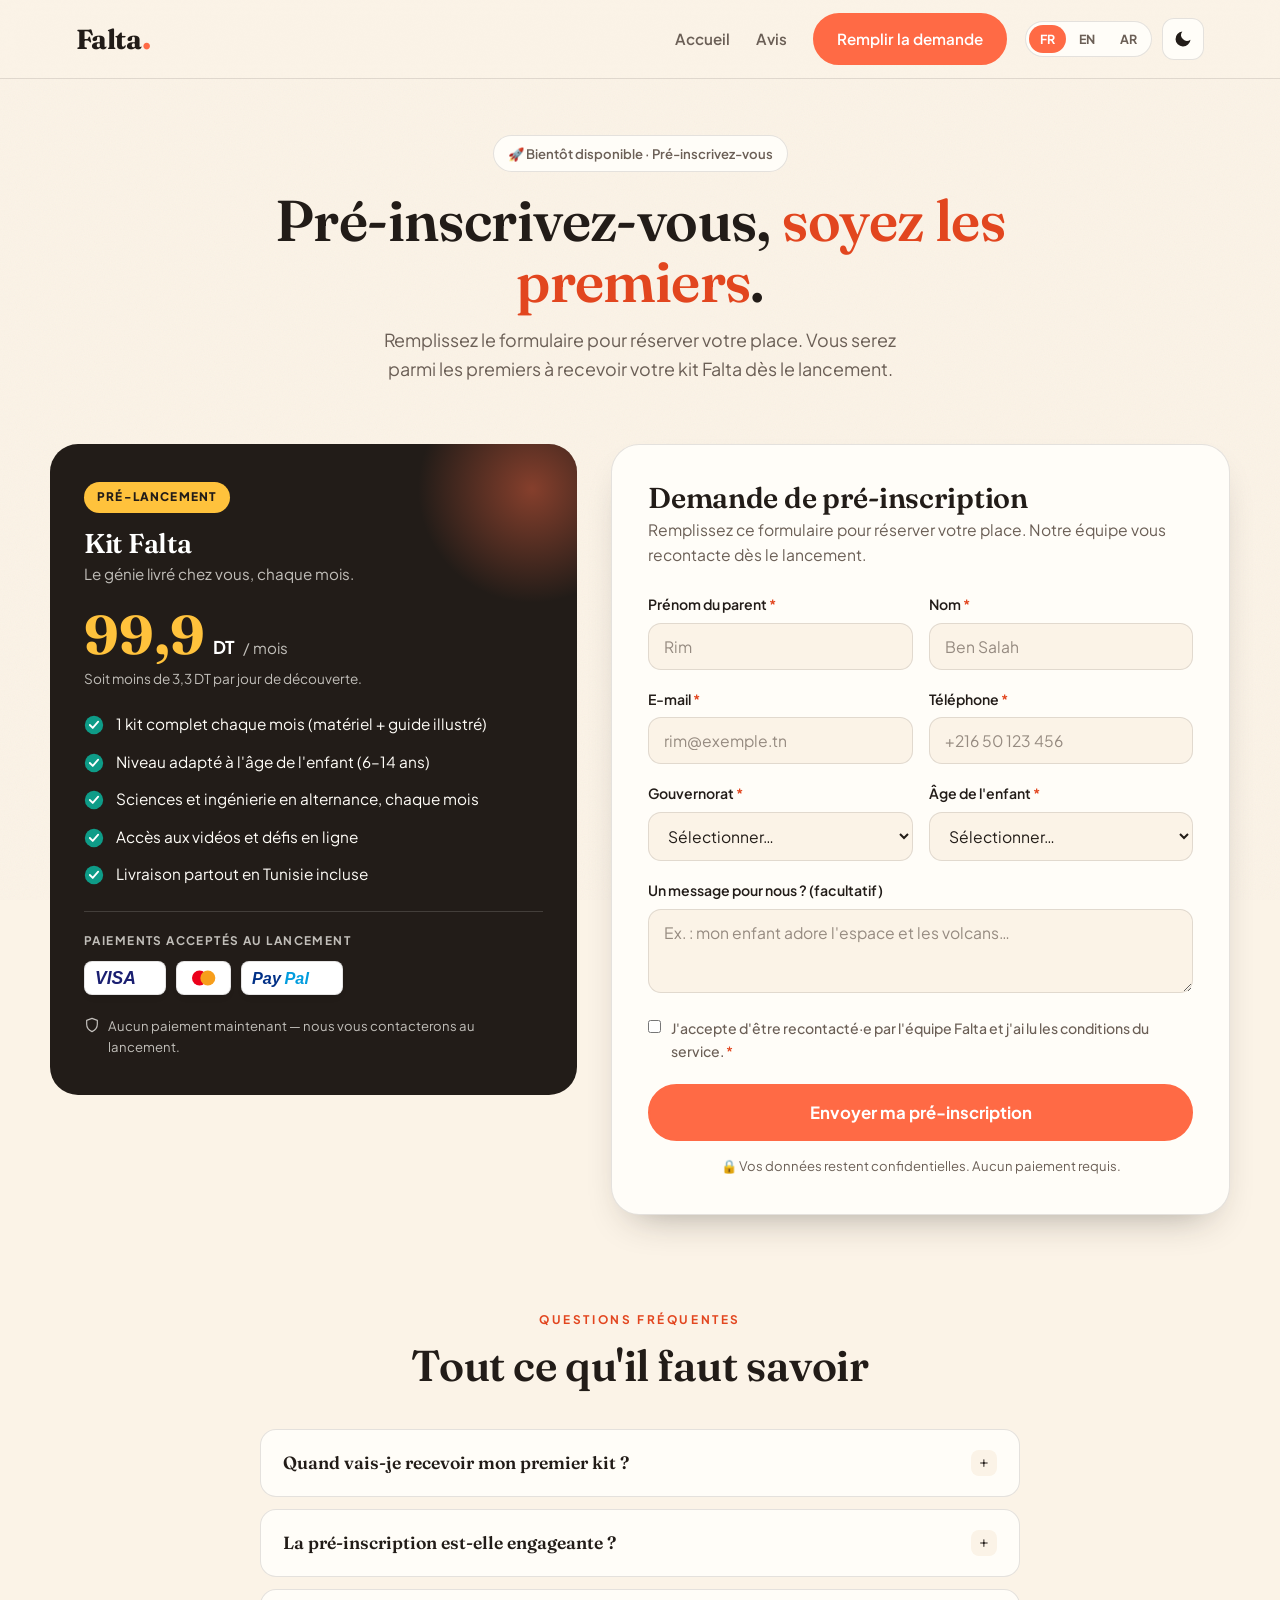
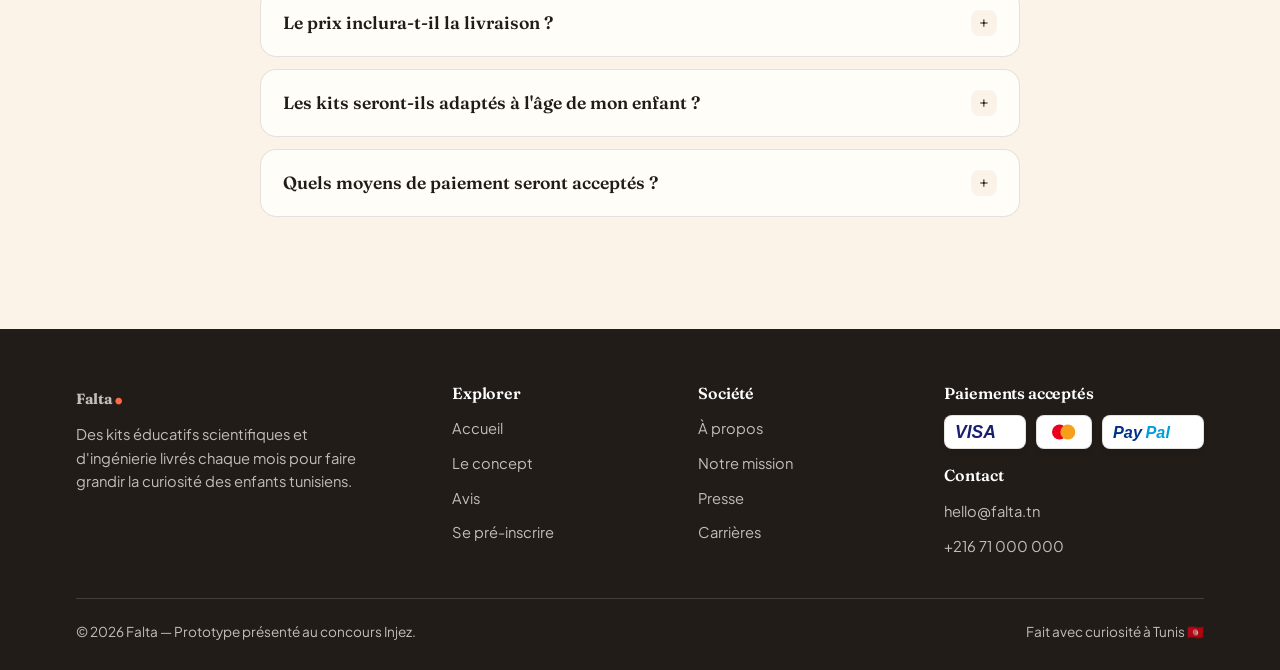
<file: abonnement.html>
<!DOCTYPE html>
<html lang="fr">
<head>
<meta charset="UTF-8">
<meta name="viewport" content="width=device-width, initial-scale=1.0">
<title>Falta — Pré-inscription</title>
<meta name="description" content="Pré-inscrivez-vous à Falta : soyez parmi les premiers à recevoir un kit éducatif scientifique et d'ingénierie chaque mois.">
<link rel="preconnect" href="https://fonts.googleapis.com">
<link rel="preconnect" href="https://fonts.gstatic.com" crossorigin>
<link href="https://fonts.googleapis.com/css2?family=Fraunces:ital,opsz,wght@0,9..144,400;0,9..144,500;0,9..144,600;0,9..144,700;0,9..144,900;1,9..144,500&family=Plus+Jakarta+Sans:wght@400;500;600;700;800&family=Tajawal:wght@400;500;700;800&display=swap" rel="stylesheet">
<link rel="stylesheet" href="falta.css">
<style>
.sub-hero{padding:56px 0 14px;text-align:center}
.sub-hero .badge{display:inline-flex;align-items:center;gap:8px;background:var(--surface);border:1px solid var(--line);padding:7px 14px;border-radius:100px;font-weight:600;font-size:.82rem;color:var(--text-soft);box-shadow:var(--shadow)}
.sub-hero h1{font-size:clamp(2.1rem,5vw,3.6rem);margin:18px auto 14px;max-width:760px}
.sub-hero h1 em{font-style:normal;color:var(--coral-deep)}
.sub-hero p{color:var(--text-soft);font-size:1.12rem;max-width:560px;margin:0 auto}

.sub-grid{display:grid;grid-template-columns:.92fr 1.08fr;gap:34px;padding:46px 0 30px;align-items:start}

/* plan card */
.plan{background:var(--panel);color:var(--panel-text);border-radius:28px;padding:38px 34px;position:sticky;top:90px;overflow:hidden}
.plan::before{content:"";position:absolute;inset-inline-end:-70px;top:-70px;width:230px;height:230px;border-radius:50%;background:radial-gradient(circle,rgba(255,106,69,.45),transparent 70%)}
.plan .ribbon{display:inline-block;background:var(--yellow);color:#221C18;font-weight:800;font-size:.74rem;letter-spacing:.1em;text-transform:uppercase;padding:6px 13px;border-radius:100px}
[dir="rtl"] .plan .ribbon{letter-spacing:0}
.plan h2{color:#fff;font-size:1.7rem;margin:16px 0 4px}
.plan .sub{color:var(--panel-soft);font-size:.95rem}
.price{display:flex;align-items:baseline;gap:8px;margin:22px 0 6px}
.price .amt{font-family:'Fraunces';font-weight:700;font-size:3.4rem;color:var(--yellow);line-height:1}
[dir="rtl"] .price .amt{font-family:'Tajawal'}
.price .cur{font-weight:700;font-size:1.1rem;color:#fff}
.price .per{color:var(--panel-soft);font-size:.95rem}
.plan .note{color:var(--panel-soft);font-size:.85rem;margin-bottom:22px}
.feat{list-style:none;display:flex;flex-direction:column;gap:13px}
.feat li{display:flex;gap:12px;align-items:flex-start;font-size:.96rem}
.feat li svg{flex:0 0 auto;margin-top:3px}
.plan .paybox{margin-top:24px;padding-top:20px;border-top:1px solid var(--panel-line)}
.plan .paybox .plab{font-size:.74rem;letter-spacing:.12em;text-transform:uppercase;color:var(--panel-soft);font-weight:700;margin-bottom:10px}
[dir="rtl"] .plan .paybox .plab{letter-spacing:0}
.plan .secure{margin-top:20px;font-size:.82rem;color:var(--panel-soft);display:flex;align-items:flex-start;gap:8px}

/* form */
.form-card{background:var(--surface);border:1px solid var(--line);border-radius:28px;padding:38px 36px;box-shadow:var(--shadow)}
.form-card h2{font-size:1.8rem;margin-bottom:4px}
.form-card .desc{color:var(--text-soft);margin-bottom:26px;font-size:.98rem}
.field{margin-bottom:18px}
.row{display:grid;grid-template-columns:1fr 1fr;gap:16px}
label{display:block;font-weight:600;font-size:.88rem;margin-bottom:7px}
label .req{color:var(--coral-deep)}
input,select,textarea{width:100%;font-family:inherit;font-size:.98rem;padding:13px 15px;border:1.6px solid var(--line);
  border-radius:13px;background:var(--bg);color:var(--text);transition:border-color .2s,box-shadow .2s}
input::placeholder,textarea::placeholder{color:var(--text-soft);opacity:.7}
input:focus,select:focus,textarea:focus{outline:none;border-color:var(--coral);box-shadow:0 0 0 4px rgba(255,106,69,.16)}
textarea{resize:vertical;min-height:84px}
.field.invalid input,.field.invalid select,.field.invalid textarea{border-color:#D7382B;box-shadow:0 0 0 4px rgba(215,56,43,.12)}
.err-msg{color:#D7382B;font-size:.8rem;margin-top:6px;display:none;font-weight:600}
.field.invalid .err-msg{display:block}
.consent{display:flex;gap:10px;align-items:flex-start;font-size:.86rem;color:var(--text-soft);margin:6px 0 8px}
.consent input{width:auto;margin-top:3px}
.submit{width:100%;font-size:1.05rem;padding:16px;margin-top:14px}
.form-foot{text-align:center;font-size:.82rem;color:var(--text-soft);margin-top:14px}

/* success */
.success{display:none;text-align:center;padding:30px 10px}
.success.show{display:block;animation:pop .5s ease}
@keyframes pop{0%{transform:scale(.9);opacity:0}100%{transform:scale(1);opacity:1}}
.success .ring{width:88px;height:88px;border-radius:50%;background:rgba(14,156,136,.16);display:grid;place-items:center;margin:0 auto 22px}
.success .ring svg{width:46px;height:46px}
.success h2{font-size:1.9rem;margin-bottom:10px}
.success p{color:var(--text-soft);max-width:420px;margin:0 auto 8px}
.success .recap{background:var(--bg);border:1px solid var(--line);border-radius:16px;padding:18px;margin:22px auto 0;max-width:420px;text-align:start;font-size:.92rem}
.success .recap b{display:block;font-size:.74rem;letter-spacing:.1em;text-transform:uppercase;color:var(--text-soft);margin-bottom:8px}
[dir="rtl"] .success .recap b{letter-spacing:0}
.success .recap span{display:block;margin-bottom:4px}

/* FAQ */
.sec{padding:60px 0}
.sec-head{text-align:center;max-width:600px;margin:0 auto 40px}
.sec-head h2{font-size:clamp(1.9rem,4vw,2.7rem);margin:12px 0}
.sec-head p{color:var(--text-soft)}
.faq{max-width:760px;margin:0 auto}
.qa{background:var(--surface);border:1px solid var(--line);border-radius:16px;margin-bottom:12px;overflow:hidden}
.qa button{width:100%;text-align:start;background:none;border:none;padding:20px 22px;font-family:'Fraunces';font-weight:600;font-size:1.1rem;color:var(--text);cursor:pointer;display:flex;justify-content:space-between;align-items:center;gap:14px}
[dir="rtl"] .qa button{font-family:'Tajawal'}
.qa button .pm{flex:0 0 auto;width:26px;height:26px;border-radius:8px;background:var(--bg);display:grid;place-items:center;transition:transform .3s}
.qa.open button .pm{transform:rotate(45deg);background:var(--coral);color:#fff}
.qa .ans{max-height:0;overflow:hidden;transition:max-height .35s ease}
.qa .ans p{padding:0 22px 20px;color:var(--text-soft);font-size:.97rem}

footer{padding:46px 0 28px;margin-top:40px}
.foot-bottom{display:flex;justify-content:space-between;font-size:.85rem;flex-wrap:wrap;gap:10px;align-items:center;border-top:1px solid var(--panel-line);padding-top:22px;margin-top:30px}
.foot-grid{display:grid;grid-template-columns:1.6fr 1fr 1fr 1.2fr;gap:30px;padding-top:10px}
.foot-grid h4{color:#fff;font-size:1rem;margin-bottom:14px}
.foot-grid ul{list-style:none}.foot-grid ul li{margin-bottom:9px}
.foot-grid a{color:var(--panel-soft);font-size:.92rem;transition:color .2s}.foot-grid a:hover{color:#fff}
.foot-grid p{font-size:.92rem;margin-top:12px;max-width:280px}

@media(max-width:980px){
  .sub-grid{grid-template-columns:1fr;gap:26px}
  .plan{position:static}
  .foot-grid{grid-template-columns:1fr 1fr;gap:26px}
}
@media(max-width:540px){.row{grid-template-columns:1fr}.form-card,.plan{padding:28px 22px}.foot-grid{grid-template-columns:1fr}}
</style>
</head>
<body>

<header>
  <nav>
    <a href="index.html" class="logo">Falta<span class="dot">.</span></a>
    <div class="nav-right">
      <div class="navlinks" id="nav">
        <a href="index.html" data-i18n="nav.home">Accueil</a>
        <a href="avis.html" data-i18n="nav.reviews">Avis</a>
        <a href="#formulaire" class="btn coral" data-i18n="nav.fill">Remplir la demande</a>
      </div>
      <div class="controls" id="faltaControls"></div>
      <button class="burger" id="burger" aria-label="Menu"><span></span><span></span><span></span></button>
    </div>
  </nav>
</header>

<section class="sub-hero">
  <div class="wrap">
    <span class="badge reveal" data-i18n="sub.badge">🎁 Sans engagement · Annulable à tout moment</span>
    <h1 class="reveal" data-i18n="sub.h1">Un abonnement, <em>tout est inclus</em>.</h1>
    <p class="reveal" data-i18n="sub.lead">Remplissez la demande d'inscription et recevez votre premier kit Falta sous 5 jours ouvrables, partout en Tunisie.</p>
  </div>
</section>

<section>
  <div class="wrap sub-grid">

    <!-- PLAN -->
    <aside class="plan reveal">
      <span class="ribbon" data-i18n="plan.ribbon">Offre de lancement</span>
      <h2 data-i18n="plan.title">Abonnement Falta</h2>
      <div class="sub" data-i18n="plan.sub">Le génie livré chez vous, chaque mois.</div>
      <div class="price">
        <span class="amt">99,9</span><span class="cur">DT</span><span class="per" data-i18n="plan.per">/ mois</span>
      </div>
      <div class="note" data-i18n="plan.note">Soit moins de 3,3 DT par jour de découverte.</div>
      <ul class="feat">
        <li><svg width="20" height="20" viewBox="0 0 24 24" fill="none"><circle cx="12" cy="12" r="11" fill="#0E9C88"/><path d="M7 12l3.5 3.5L17 8" stroke="#fff" stroke-width="2.2" stroke-linecap="round" stroke-linejoin="round"/></svg> <span data-i18n="plan.f1">1 kit complet chaque mois (matériel + guide illustré)</span></li>
        <li><svg width="20" height="20" viewBox="0 0 24 24" fill="none"><circle cx="12" cy="12" r="11" fill="#0E9C88"/><path d="M7 12l3.5 3.5L17 8" stroke="#fff" stroke-width="2.2" stroke-linecap="round" stroke-linejoin="round"/></svg> <span data-i18n="plan.f2">Niveau adapté à l'âge de l'enfant (6–14 ans)</span></li>
        <li><svg width="20" height="20" viewBox="0 0 24 24" fill="none"><circle cx="12" cy="12" r="11" fill="#0E9C88"/><path d="M7 12l3.5 3.5L17 8" stroke="#fff" stroke-width="2.2" stroke-linecap="round" stroke-linejoin="round"/></svg> <span data-i18n="plan.f3">Sciences et ingénierie en alternance, chaque mois</span></li>
        <li><svg width="20" height="20" viewBox="0 0 24 24" fill="none"><circle cx="12" cy="12" r="11" fill="#0E9C88"/><path d="M7 12l3.5 3.5L17 8" stroke="#fff" stroke-width="2.2" stroke-linecap="round" stroke-linejoin="round"/></svg> <span data-i18n="plan.f4">Accès aux vidéos et défis en ligne</span></li>
        <li><svg width="20" height="20" viewBox="0 0 24 24" fill="none"><circle cx="12" cy="12" r="11" fill="#0E9C88"/><path d="M7 12l3.5 3.5L17 8" stroke="#fff" stroke-width="2.2" stroke-linecap="round" stroke-linejoin="round"/></svg> <span data-i18n="plan.f5">Livraison partout en Tunisie incluse</span></li>
      </ul>
      <div class="paybox">
        <div class="plab" data-i18n="plan.paylabel">Paiements acceptés</div>
        <div class="pay-row" data-pay></div>
      </div>
      <div class="secure">
        <svg width="16" height="16" viewBox="0 0 24 24" fill="none" style="flex:0 0 auto;margin-top:2px"><path d="M12 2l8 3v6c0 5-3.5 9-8 11-4.5-2-8-6-8-11V5z" stroke="currentColor" stroke-width="1.8" stroke-linejoin="round"/></svg>
        <span data-i18n="plan.secure">Aucun paiement maintenant — un conseiller vous contacte pour finaliser.</span>
      </div>
    </aside>

    <!-- FORM -->
    <div class="form-card reveal" id="formulaire">
      <div id="formView">
        <h2 data-i18n="form.title">Demande d'inscription</h2>
        <p class="desc" data-i18n="form.desc">Remplissez ce formulaire et notre équipe vous recontacte sous 24 h pour activer votre abonnement.</p>

        <form id="subForm" novalidate>
          <div class="row">
            <div class="field">
              <label for="prenom"><span data-i18n="f.prenom">Prénom du parent</span> <span class="req">*</span></label>
              <input type="text" id="prenom" name="prenom" placeholder="Rim" data-i18n-ph="f.prenom.ph" required>
              <div class="err-msg" data-i18n="f.prenom.err">Veuillez saisir un prénom.</div>
            </div>
            <div class="field">
              <label for="nom"><span data-i18n="f.nom">Nom</span> <span class="req">*</span></label>
              <input type="text" id="nom" name="nom" placeholder="Ben Salah" data-i18n-ph="f.nom.ph" required>
              <div class="err-msg" data-i18n="f.nom.err">Veuillez saisir un nom.</div>
            </div>
          </div>

          <div class="row">
            <div class="field">
              <label for="email"><span data-i18n="f.email">E-mail</span> <span class="req">*</span></label>
              <input type="email" id="email" name="email" placeholder="rim@exemple.tn" data-i18n-ph="f.email.ph" required>
              <div class="err-msg" data-i18n="f.email.err">Adresse e-mail invalide.</div>
            </div>
            <div class="field">
              <label for="tel"><span data-i18n="f.tel">Téléphone</span> <span class="req">*</span></label>
              <input type="tel" id="tel" name="tel" placeholder="+216 50 123 456" data-i18n-ph="f.tel.ph" required>
              <div class="err-msg" data-i18n="f.tel.err">Numéro à 8 chiffres requis.</div>
            </div>
          </div>

          <div class="row">
            <div class="field">
              <label for="ville"><span data-i18n="f.ville">Gouvernorat</span> <span class="req">*</span></label>
              <select id="ville" name="ville" required>
                <option value="" data-i18n="f.select">Sélectionner…</option>
                <option>Tunis</option><option>Ariana</option><option>Ben Arous</option><option>Manouba</option>
                <option>Nabeul</option><option>Zaghouan</option><option>Bizerte</option><option>Béja</option>
                <option>Jendouba</option><option>Le Kef</option><option>Siliana</option><option>Sousse</option>
                <option>Monastir</option><option>Mahdia</option><option>Sfax</option><option>Kairouan</option>
                <option>Kasserine</option><option>Sidi Bouzid</option><option>Gabès</option><option>Médenine</option>
                <option>Tataouine</option><option>Gafsa</option><option>Tozeur</option><option>Kébili</option>
              </select>
              <div class="err-msg" data-i18n="f.ville.err">Veuillez choisir un gouvernorat.</div>
            </div>
            <div class="field">
              <label for="age"><span data-i18n="f.age">Âge de l'enfant</span> <span class="req">*</span></label>
              <select id="age" name="age" required>
                <option value="" data-i18n="f.select">Sélectionner…</option>
                <option value="6">6</option><option value="7">7</option><option value="8">8</option>
                <option value="9">9</option><option value="10">10</option><option value="11">11</option>
                <option value="12">12</option><option value="13">13</option><option value="14">14</option>
              </select>
              <div class="err-msg" data-i18n="f.age.err">Veuillez indiquer l'âge.</div>
            </div>
          </div>

          <div class="field">
            <label for="msg" data-i18n="f.msg">Un message pour nous ? (facultatif)</label>
            <textarea id="msg" name="msg" placeholder="Ex. : mon enfant adore l'espace et les volcans…" data-i18n-ph="f.msg.ph"></textarea>
          </div>

          <div class="consent field">
            <input type="checkbox" id="cgu" required>
            <label for="cgu" style="font-weight:500;margin:0"><span data-i18n="f.consent">J'accepte d'être recontacté·e par l'équipe Falta et j'ai lu les conditions du service.</span> <span class="req">*</span></label>
          </div>
          <div class="err-msg" id="cguErr" data-i18n="f.consent.err" style="margin-top:-2px;margin-bottom:8px">Vous devez accepter pour continuer.</div>

          <button type="submit" class="btn coral submit" data-i18n="f.submit">Envoyer ma demande d'abonnement</button>
          <div class="form-foot" data-i18n="f.foot">🔒 Vos données restent confidentielles. Aucun prélèvement avant confirmation.</div>
        </form>
      </div>

      <!-- SUCCESS -->
      <div class="success" id="successView">
        <div class="ring">
          <svg viewBox="0 0 24 24" fill="none"><circle cx="12" cy="12" r="11" fill="#0E9C88"/><path d="M7 12.5l3.2 3.2L17 8.5" stroke="#fff" stroke-width="2.4" stroke-linecap="round" stroke-linejoin="round"/></svg>
        </div>
        <h2 data-i18n="succ.title">Demande envoyée 🎉</h2>
        <p id="succThanks">Merci ! Votre demande d'abonnement Falta a bien été enregistrée.</p>
        <p id="succCall" data-i18n="succ.call">Un conseiller vous appellera sous 24 heures pour finaliser et programmer la première livraison.</p>
        <div class="recap" id="recap"></div>
        <a href="index.html" class="btn ghost" style="margin-top:24px" data-i18n="succ.back">Retour à l'accueil</a>
      </div>
    </div>
  </div>
</section>

<!-- FAQ -->
<section class="sec">
  <div class="wrap">
    <div class="sec-head reveal">
      <span class="eyebrow" data-i18n="faq.eyebrow">Questions fréquentes</span>
      <h2 data-i18n="faq.title">Tout ce qu'il faut savoir</h2>
    </div>
    <div class="faq">
      <div class="qa reveal"><button><span data-i18n="faq.q1">Quand vais-je recevoir mon premier kit ?</span><span class="pm">+</span></button><div class="ans"><p data-i18n="faq.a1">Après confirmation par téléphone, votre premier kit est expédié sous 5 jours ouvrables, puis vous recevez un nouveau kit chaque début de mois.</p></div></div>
      <div class="qa reveal"><button><span data-i18n="faq.q2">Puis-je annuler quand je veux ?</span><span class="pm">+</span></button><div class="ans"><p data-i18n="faq.a2">Oui. L'abonnement Falta est sans engagement. Vous pouvez mettre en pause ou annuler à tout moment, d'un simple message, avant le prochain renouvellement.</p></div></div>
      <div class="qa reveal"><button><span data-i18n="faq.q3">Le prix de 99,9 DT comprend-il la livraison ?</span><span class="pm">+</span></button><div class="ans"><p data-i18n="faq.a3">Absolument. Le matériel, le guide pédagogique illustré, l'accès aux contenus en ligne et la livraison partout en Tunisie sont tous inclus dans les 99,9 DT mensuels.</p></div></div>
      <div class="qa reveal"><button><span data-i18n="faq.q4">Les kits sont-ils adaptés à l'âge de mon enfant ?</span><span class="pm">+</span></button><div class="ans"><p data-i18n="faq.a4">Oui, nous adaptons la difficulté et le contenu à la tranche d'âge indiquée (6 à 14 ans). Les expériences sont sûres et conçues avec des éducateurs.</p></div></div>
      <div class="qa reveal"><button><span data-i18n="faq.q5">Quels moyens de paiement acceptez-vous ?</span><span class="pm">+</span></button><div class="ans"><p data-i18n="faq.a5">Vous pourrez régler par carte Visa ou Mastercard, ainsi que par PayPal. Aucun prélèvement n'est effectué avant la confirmation par téléphone.</p></div></div>
    </div>
  </div>
</section>

<footer>
  <div class="wrap">
    <div class="foot-grid">
      <div>
        <a href="index.html" class="logo">Falta<span class="dot">.</span></a>
        <p data-i18n="foot.tagline"></p>
      </div>
      <div><h4 data-i18n="foot.explore">Explorer</h4><ul>
        <li><a href="index.html" data-i18n="nav.home">Accueil</a></li>
        <li><a href="index.html#concept" data-i18n="nav.concept">Le concept</a></li>
        <li><a href="avis.html" data-i18n="nav.reviews">Avis</a></li>
        <li><a href="abonnement.html" data-i18n="foot.subscribe">S'abonner</a></li></ul></div>
      <div><h4 data-i18n="foot.company">Société</h4><ul>
        <li><a href="#" data-i18n="foot.about">À propos</a></li>
        <li><a href="#" data-i18n="foot.mission">Notre mission</a></li>
        <li><a href="#" data-i18n="foot.press">Presse</a></li>
        <li><a href="#" data-i18n="foot.jobs">Carrières</a></li></ul></div>
      <div><h4 data-i18n="foot.pay">Paiements acceptés</h4>
        <div class="pay-row" data-pay style="margin-bottom:18px"></div>
        <h4 data-i18n="foot.contact">Contact</h4>
        <ul><li><a href="mailto:hello@falta.tn">hello@falta.tn</a></li><li><a href="#">+216 71 000 000</a></li></ul></div>
    </div>
    <div class="foot-bottom">
      <span>© <span id="yr"></span> <span data-i18n="foot.rights"></span></span>
      <span data-i18n="foot.made"></span>
    </div>
  </div>
</footer>

<script>
window.PAGE_I18N = {
  fr:{
    "sub.badge":"🚀 Bientôt disponible · Pré-inscrivez-vous",
    "sub.h1":"Pré-inscrivez-vous, <em>soyez les premiers</em>.",
    "sub.lead":"Remplissez le formulaire pour réserver votre place. Vous serez parmi les premiers à recevoir votre kit Falta dès le lancement.",
    "plan.ribbon":"Pré-lancement","plan.title":"Kit Falta","plan.sub":"Le génie livré chez vous, chaque mois.",
    "plan.per":"/ mois","plan.note":"Soit moins de 3,3 DT par jour de découverte.",
    "plan.f1":"1 kit complet chaque mois (matériel + guide illustré)",
    "plan.f2":"Niveau adapté à l'âge de l'enfant (6–14 ans)",
    "plan.f3":"Sciences et ingénierie en alternance, chaque mois",
    "plan.f4":"Accès aux vidéos et défis en ligne",
    "plan.f5":"Livraison partout en Tunisie incluse",
    "plan.paylabel":"Paiements acceptés au lancement",
    "plan.secure":"Aucun paiement maintenant — nous vous contacterons au lancement.",
    "form.title":"Demande de pré-inscription",
    "form.desc":"Remplissez ce formulaire pour réserver votre place. Notre équipe vous recontacte dès le lancement.",
    "f.prenom":"Prénom du parent","f.prenom.ph":"Rim","f.prenom.err":"Veuillez saisir un prénom.",
    "f.nom":"Nom","f.nom.ph":"Ben Salah","f.nom.err":"Veuillez saisir un nom.",
    "f.email":"E-mail","f.email.ph":"rim@exemple.tn","f.email.err":"Adresse e-mail invalide.",
    "f.tel":"Téléphone","f.tel.ph":"+216 50 123 456","f.tel.err":"Numéro à 8 chiffres requis.",
    "f.ville":"Gouvernorat","f.ville.err":"Veuillez choisir un gouvernorat.",
    "f.age":"Âge de l'enfant","f.age.err":"Veuillez indiquer l'âge.",
    "f.select":"Sélectionner…","f.ageunit":"ans",
    "f.msg":"Un message pour nous ? (facultatif)","f.msg.ph":"Ex. : mon enfant adore l'espace et les volcans…",
    "f.consent":"J'accepte d'être recontacté·e par l'équipe Falta et j'ai lu les conditions du service.",
    "f.consent.err":"Vous devez accepter pour continuer.",
    "f.submit":"Envoyer ma pré-inscription","f.sending":"Envoi en cours…",
    "f.foot":"🔒 Vos données restent confidentielles. Aucun paiement requis.",
    "succ.title":"Pré-inscription enregistrée 🎉",
    "succ.thanks":"Merci {n} ! Votre pré-inscription Falta a bien été enregistrée.",
    "succ.call":"Nous vous contacterons dès le lancement pour finaliser votre inscription et programmer la première livraison.",
    "succ.back":"Retour à l'accueil",
    "recap.title":"Récapitulatif","recap.child":"Enfant de {a} ans",
    "recap.box":"📦 Sciences & Ingénierie — boîte surprise chaque mois",
    "faq.eyebrow":"Questions fréquentes","faq.title":"Tout ce qu'il faut savoir",
    "faq.q1":"Quand vais-je recevoir mon premier kit ?","faq.a1":"Dès le lancement officiel, les premiers kits seront expédiés sous 5 jours ouvrables aux pré-inscrits. Vous serez prioritaire !",
    "faq.q2":"La pré-inscription est-elle engageante ?","faq.a2":"Non, la pré-inscription est 100 % gratuite et sans engagement. Vous pourrez décider au moment du lancement.",
    "faq.q3":"Le prix inclura-t-il la livraison ?","faq.a3":"Oui. Le matériel, le guide pédagogique illustré, l'accès aux contenus en ligne et la livraison partout en Tunisie seront tous inclus.",
    "faq.q4":"Les kits seront-ils adaptés à l'âge de mon enfant ?","faq.a4":"Oui, nous adapterons la difficulté et le contenu à la tranche d'âge indiquée (6 à 14 ans). Les expériences seront sûres et conçues avec des éducateurs.",
    "faq.q5":"Quels moyens de paiement seront acceptés ?","faq.a5":"Au lancement, vous pourrez régler par carte Visa ou Mastercard, ainsi que par PayPal. Aucun paiement n'est requis pour la pré-inscription."
  },
  en:{
    "sub.badge":"🚀 Coming soon · Pre-register now",
    "sub.h1":"Pre-register, <em>be the first</em>.",
    "sub.lead":"Fill in the form to reserve your spot. You'll be among the first to receive your Falta kit at launch.",
    "plan.ribbon":"Pre-launch","plan.title":"Falta Kit","plan.sub":"Genius delivered to your door, every month.",
    "plan.per":"/ month","plan.note":"That's less than 3.3 DT a day of discovery.",
    "plan.f1":"1 complete kit every month (materials + illustrated guide)",
    "plan.f2":"Level adapted to the child's age (6–14 years)",
    "plan.f3":"Science and engineering alternating, every month",
    "plan.f4":"Access to online videos and challenges",
    "plan.f5":"Delivery anywhere in Tunisia included",
    "plan.paylabel":"Accepted payments at launch",
    "plan.secure":"No payment now — we'll contact you at launch.",
    "form.title":"Pre-registration request",
    "form.desc":"Fill in this form to reserve your spot. Our team will contact you at launch.",
    "f.prenom":"Parent's first name","f.prenom.ph":"Rim","f.prenom.err":"Please enter a first name.",
    "f.nom":"Last name","f.nom.ph":"Ben Salah","f.nom.err":"Please enter a last name.",
    "f.email":"Email","f.email.ph":"rim@example.tn","f.email.err":"Invalid email address.",
    "f.tel":"Phone","f.tel.ph":"+216 50 123 456","f.tel.err":"An 8-digit number is required.",
    "f.ville":"Governorate","f.ville.err":"Please choose a governorate.",
    "f.age":"Child's age","f.age.err":"Please indicate the age.",
    "f.select":"Select…","f.ageunit":"years",
    "f.msg":"A message for us? (optional)","f.msg.ph":"E.g. my child loves space and volcanoes…",
    "f.consent":"I agree to be contacted by the Falta team and I have read the service terms.",
    "f.consent.err":"You must accept to continue.",
    "f.submit":"Send my pre-registration","f.sending":"Sending…",
    "f.foot":"🔒 Your data stays confidential. No payment required.",
    "succ.title":"Pre-registration recorded 🎉",
    "succ.thanks":"Thank you {n}! Your Falta pre-registration has been recorded.",
    "succ.call":"We'll contact you at launch to finalize your registration and schedule the first delivery.",
    "succ.back":"Back to home",
    "recap.title":"Summary","recap.child":"Child aged {a}",
    "recap.box":"📦 Science & Engineering — a surprise box every month",
    "faq.eyebrow":"Frequently asked questions","faq.title":"Everything you need to know",
    "faq.q1":"When will I receive my first kit?","faq.a1":"At official launch, first kits will ship within 5 business days to pre-registered families. You'll be first in line!",
    "faq.q2":"Is pre-registration binding?","faq.a2":"No, pre-registration is 100% free and non-binding. You can decide at launch time.",
    "faq.q3":"Will the price include delivery?","faq.a3":"Yes. Materials, the illustrated educational guide, access to online content and delivery anywhere in Tunisia will all be included.",
    "faq.q4":"Will the kits be suited to my child's age?","faq.a4":"Yes, we'll adapt the difficulty and content to the indicated age range (6 to 14). The experiments will be safe and designed with educators.",
    "faq.q5":"Which payment methods will be accepted?","faq.a5":"At launch, you'll be able to pay by Visa or Mastercard, as well as PayPal. No payment is required for pre-registration."
  },
  ar:{
    "sub.badge":"🚀 قريبًا · سجّل مسبقاً",
    "sub.h1":"سجّل مسبقاً، <em>كن من الأوائل</em>.",
    "sub.lead":"املأ النموذج لحجز مكانك. ستكون من أوائل من يستلم علبة فلته عند الإطلاق.",
    "plan.ribbon":"قبل الإطلاق","plan.title":"علبة فلته","plan.sub":"العبقرية تصل إلى بيتك، كل شهر.",
    "plan.per":"/ شهر","plan.note":"أي أقل من 3,3 دينار يوميًا من الاكتشاف.",
    "plan.f1":"علبة كاملة كل شهر (مواد + دليل مصوّر)",
    "plan.f2":"مستوى يتلاءم مع عمر الطفل (6–14 سنة)",
    "plan.f3":"علوم وهندسة بالتناوب، كل شهر",
    "plan.f4":"الوصول إلى الفيديوهات والتحديات على الإنترنت",
    "plan.f5":"التوصيل في كامل تونس مشمول",
    "plan.paylabel":"وسائل الدفع المقبولة عند الإطلاق",
    "plan.secure":"لا دفع الآن — سنتواصل معك عند الإطلاق.",
    "form.title":"طلب التسجيل المسبق",
    "form.desc":"املأ هذا النموذج لحجز مكانك. سنتواصل معك عند الإطلاق.",
    "f.prenom":"اسم وليّ الأمر","f.prenom.ph":"ريم","f.prenom.err":"يرجى إدخال الاسم.",
    "f.nom":"اللقب","f.nom.ph":"بن صالح","f.nom.err":"يرجى إدخال اللقب.",
    "f.email":"البريد الإلكتروني","f.email.ph":"rim@exemple.tn","f.email.err":"عنوان بريد غير صالح.",
    "f.tel":"الهاتف","f.tel.ph":"+216 50 123 456","f.tel.err":"مطلوب رقم من 8 أرقام.",
    "f.ville":"الولاية","f.ville.err":"يرجى اختيار الولاية.",
    "f.age":"عمر الطفل","f.age.err":"يرجى تحديد العمر.",
    "f.select":"اختر…","f.ageunit":"سنة",
    "f.msg":"رسالة لنا؟ (اختياري)","f.msg.ph":"مثال: طفلي يحب الفضاء والبراكين…",
    "f.consent":"أوافق على أن يتصل بي فريق فلته وقد اطّلعت على شروط الخدمة.",
    "f.consent.err":"يجب الموافقة للمتابعة.",
    "f.submit":"إرسال التسجيل المسبق","f.sending":"جارٍ الإرسال…",
    "f.foot":"🔒 بياناتك تبقى سرية. لا دفع مطلوب.",
    "succ.title":"تم التسجيل المسبق 🎉",
    "succ.thanks":"شكرًا {n}! تم تسجيلك المسبق في فلته بنجاح.",
    "succ.call":"سنتواصل معك عند الإطلاق لإتمام التسجيل وتحديد موعد أول توصيل.",
    "succ.back":"العودة إلى الرئيسية",
    "recap.title":"ملخّص","recap.child":"طفل عمره {a} سنة",
    "recap.box":"📦 علوم وهندسة — علبة مفاجأة كل شهر",
    "faq.eyebrow":"الأسئلة الشائعة","faq.title":"كل ما تحتاج معرفته",
    "faq.q1":"متى سأستلم أول علبة؟","faq.a1":"عند الإطلاق الرسمي، سيتم إرسال أول العلب خلال 5 أيام عمل للمسجّلين مسبقاً. ستكون من الأوائل!",
    "faq.q2":"هل التسجيل المسبق ملزم؟","faq.a2":"لا، التسجيل المسبق مجاني 100% وبدون التزام. يمكنك اتخاذ القرار عند الإطلاق.",
    "faq.q3":"هل سيشمل السعر التوصيل؟","faq.a3":"نعم. المواد والدليل التعليمي المصوّر والوصول إلى المحتوى على الإنترنت والتوصيل في كامل تونس، كلها ستكون مشمولة.",
    "faq.q4":"هل العلب ستكون ملائمة لعمر طفلي؟","faq.a4":"نعم، سنكيّف الصعوبة والمحتوى مع الفئة العمرية المحددة (6 إلى 14 سنة). التجارب ستكون آمنة ومصممة مع مربّين.",
    "faq.q5":"ما وسائل الدفع التي ستقبلونها؟","faq.a5":"عند الإطلاق، يمكنك الدفع ببطاقة Visa أو Mastercard، وكذلك عبر PayPal. لا يتطلب التسجيل المسبق أي دفع."
  }
};

// helper: read a page-i18n string in current language
function L(key){
  var lang=window.FALTA_LANG||"fr";
  var d=(window.PAGE_I18N&&window.PAGE_I18N[lang])||window.PAGE_I18N.fr;
  return (d[key]!=null)?d[key]:"";
}

var submitted=null; // {prenom, nom, ville, age}

// rebuild age option labels + refresh success texts when language changes
window.onFaltaLang=function(lang){
  var unit=L("f.ageunit");
  var ageSel=document.getElementById("age");
  if(ageSel){
    Array.prototype.forEach.call(ageSel.options,function(o){
      if(o.value) o.textContent=o.value+" "+unit;
    });
  }
  if(document.getElementById("successView").classList.contains("show")) renderSuccess();
};

function renderSuccess(){
  if(!submitted) return;
  document.getElementById("succThanks").innerHTML=L("succ.thanks").replace("{n}", submitted.prenom);
  document.getElementById("recap").innerHTML=
    "<b>"+L("recap.title")+"</b>"+
    "<span>👤 "+submitted.prenom+" "+submitted.nom+"</span>"+
    "<span>📍 "+submitted.ville+"</span>"+
    "<span>🎂 "+L("recap.child").replace("{a}", submitted.age)+"</span>";
}

// FAQ accordion
document.querySelectorAll(".qa button").forEach(function(b){
  b.addEventListener("click",function(){
    var qa=b.parentElement,ans=qa.querySelector(".ans"),open=qa.classList.contains("open");
    document.querySelectorAll(".qa").forEach(function(x){x.classList.remove("open");x.querySelector(".ans").style.maxHeight=null});
    if(!open){qa.classList.add("open");ans.style.maxHeight=ans.scrollHeight+"px"}
  });
});

// validation
var form=document.getElementById("subForm");
function setErr(field,bad){field.classList.toggle("invalid",bad)}
function fieldOf(id){return document.getElementById(id).closest(".field")}

function validate(){
  var ok=true;
  var prenom=document.getElementById("prenom"),nom=document.getElementById("nom"),
      email=document.getElementById("email"),tel=document.getElementById("tel"),
      ville=document.getElementById("ville"),age=document.getElementById("age"),
      cgu=document.getElementById("cgu");
  var tests=[
    [fieldOf("prenom"), prenom.value.trim().length<2],
    [fieldOf("nom"), nom.value.trim().length<2],
    [fieldOf("email"), !/^[^\s@]+@[^\s@]+\.[^\s@]+$/.test(email.value.trim())],
    [fieldOf("tel"), tel.value.replace(/\D/g,"").length<8],
    [fieldOf("ville"), ville.value===""],
    [fieldOf("age"), age.value===""]
  ];
  tests.forEach(function(t){setErr(t[0],t[1]);if(t[1])ok=false});
  var cguErr=document.getElementById("cguErr");
  if(!cgu.checked){cguErr.style.display="block";ok=false}else{cguErr.style.display="none"}
  return ok;
}

["prenom","nom","email","ville","age"].forEach(function(id){
  var el=document.getElementById(id);
  el.addEventListener("input",function(){setErr(fieldOf(id),false)});
  el.addEventListener("change",function(){setErr(fieldOf(id),false)});
});
document.getElementById("tel").addEventListener("input",function(){setErr(fieldOf("tel"),false)});
document.getElementById("cgu").addEventListener("change",function(){document.getElementById("cguErr").style.display="none"});

form.addEventListener("submit",function(e){
  e.preventDefault();
  if(!validate()){
    var first=form.querySelector(".invalid");
    if(first)first.scrollIntoView({behavior:"smooth",block:"center"});
    return;
  }
  var btn=form.querySelector(".submit");
  btn.textContent=L("f.sending");btn.disabled=true;btn.style.opacity=.7;
  setTimeout(function(){
    submitted={
      prenom:document.getElementById("prenom").value.trim(),
      nom:document.getElementById("nom").value.trim(),
      ville:document.getElementById("ville").value,
      age:document.getElementById("age").value
    };
    renderSuccess();
    document.getElementById("formView").style.display="none";
    document.getElementById("successView").classList.add("show");
    document.getElementById("formulaire").scrollIntoView({behavior:"smooth",block:"center"});
  },900);
});
</script>
<script src="falta.js"></script>
</body>
</html>
</file>
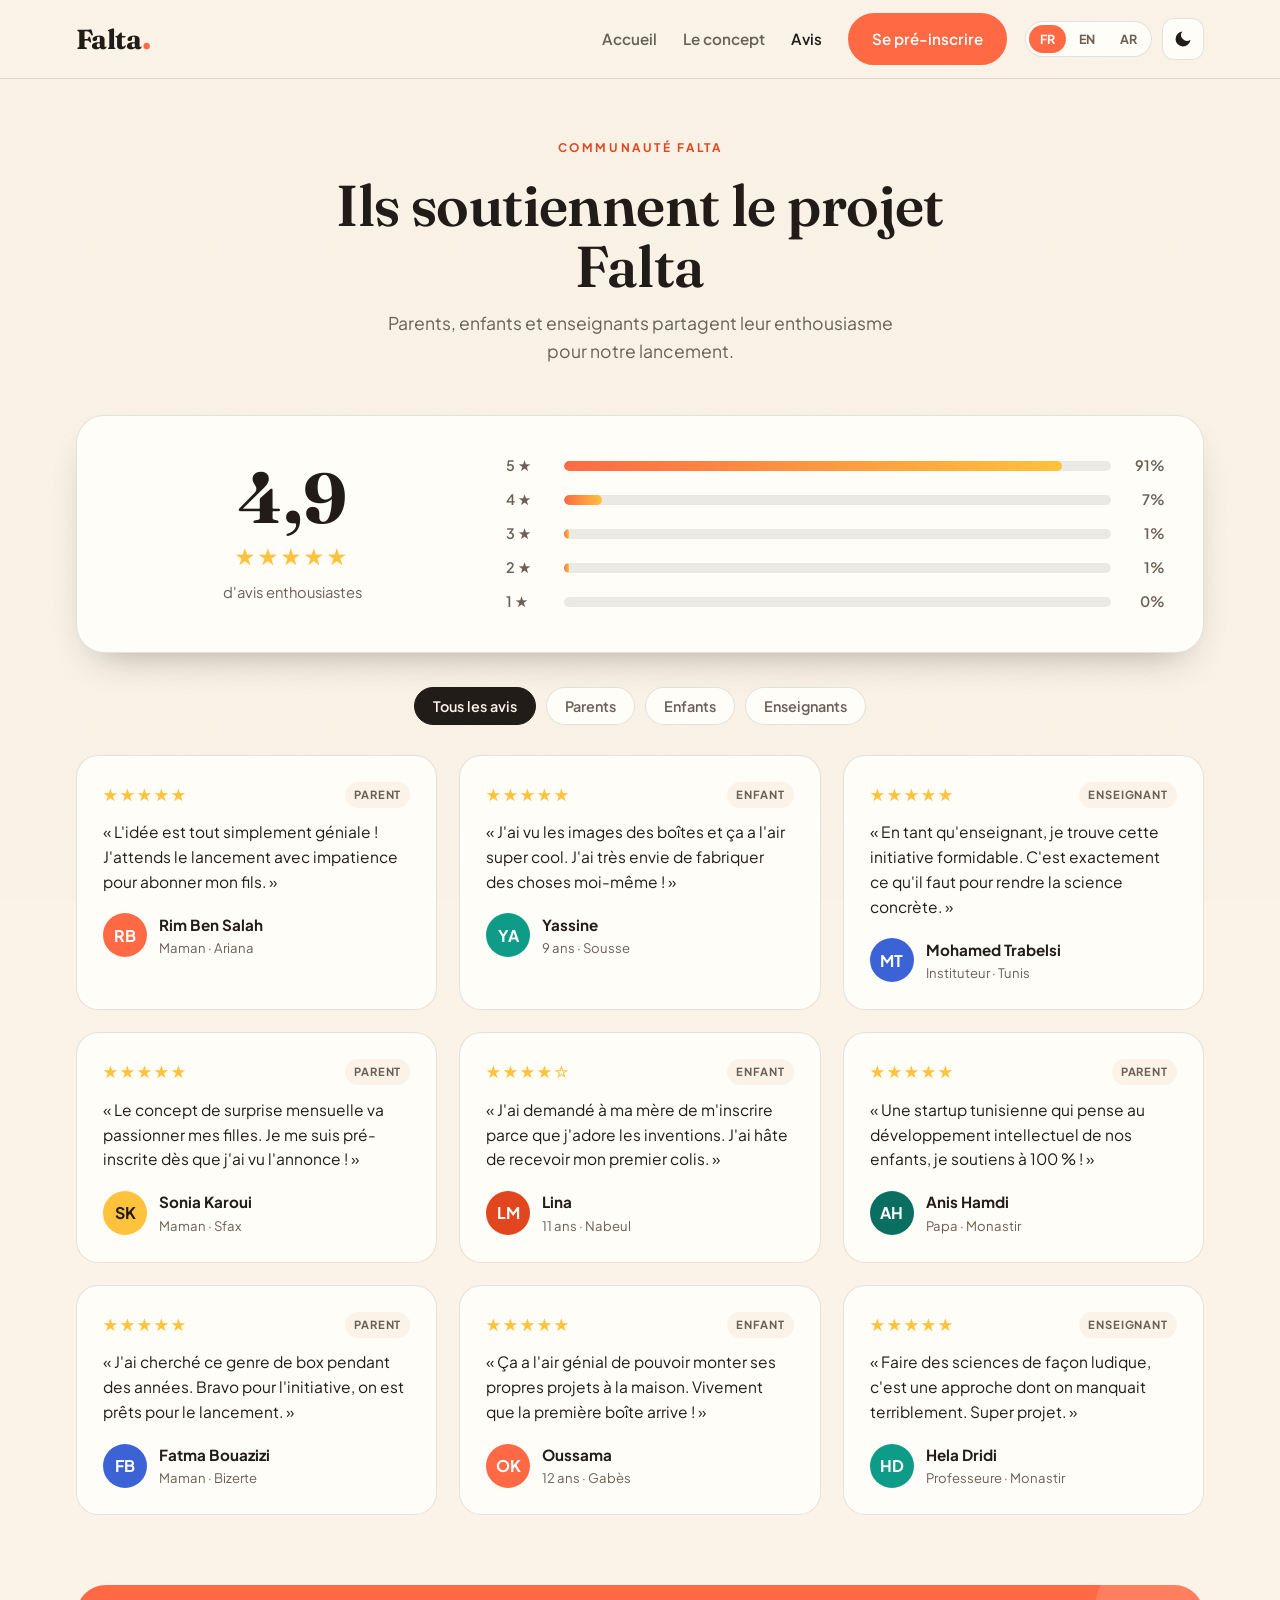
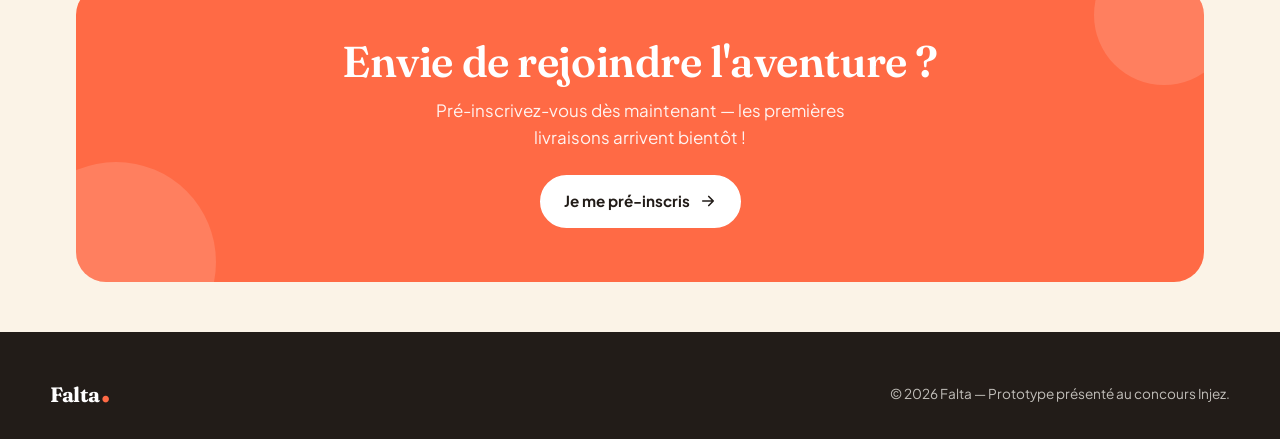
<file: avis.html>
<!DOCTYPE html>
<html lang="fr">
<head>
<meta charset="UTF-8">
<meta name="viewport" content="width=device-width, initial-scale=1.0">
<title>Falta — Avis des familles</title>
<meta name="description" content="Avis vérifiés des familles, enfants et enseignants qui utilisent les kits éducatifs Falta.">
<link rel="preconnect" href="https://fonts.googleapis.com">
<link rel="preconnect" href="https://fonts.gstatic.com" crossorigin>
<link href="https://fonts.googleapis.com/css2?family=Fraunces:ital,opsz,wght@0,9..144,400;0,9..144,500;0,9..144,600;0,9..144,700;0,9..144,900&family=Plus+Jakarta+Sans:wght@400;500;600;700;800&family=Tajawal:wght@400;500;700;800&display=swap" rel="stylesheet">
<link rel="stylesheet" href="falta.css">
<style>
.page-hero{padding:54px 0 10px;text-align:center}
.page-hero h1{font-size:clamp(2.1rem,5vw,3.6rem);margin:16px auto 12px;max-width:680px}
.page-hero p{color:var(--text-soft);font-size:1.1rem;max-width:540px;margin:0 auto}
section{position:relative;z-index:2}
.summary{display:grid;grid-template-columns:.7fr 1.3fr;gap:36px;align-items:center;background:var(--surface);border:1px solid var(--line);border-radius:28px;padding:38px;margin:40px 0 14px;box-shadow:var(--shadow)}
.score{text-align:center}
.score .big{font-family:'Fraunces';font-weight:700;font-size:4.4rem;line-height:1;color:var(--text)}
[dir="rtl"] .score .big{font-family:'Tajawal'}
.score .stars{color:var(--yellow);font-size:1.4rem;letter-spacing:3px;margin:6px 0}
.score .cnt{color:var(--text-soft);font-size:.92rem}
.bars{display:flex;flex-direction:column;gap:11px}
.bar-row{display:flex;align-items:center;gap:12px;font-size:.9rem}
.bar-row .lbl{width:46px;color:var(--text-soft);font-weight:600;white-space:nowrap}
.track{flex:1;height:10px;background:color-mix(in srgb,var(--text) 9%,var(--surface));border-radius:100px;overflow:hidden}
.fill{height:100%;background:linear-gradient(90deg,var(--coral),var(--yellow));border-radius:100px;width:0;transition:width 1s cubic-bezier(.2,.8,.2,1)}
.bar-row .pct{width:42px;text-align:end;color:var(--text-soft);font-weight:600}
.review-filters{display:flex;gap:10px;justify-content:center;margin:34px 0 30px;flex-wrap:wrap}
.chip{padding:9px 18px;border-radius:100px;border:1.5px solid var(--line);background:var(--surface);font-weight:600;font-size:.9rem;cursor:pointer;transition:.2s;color:var(--text-soft);font-family:inherit}
.chip:hover{color:var(--text)}
.chip.active{background:var(--text);color:var(--bg);border-color:var(--text)}
.reviews{display:grid;grid-template-columns:repeat(3,1fr);gap:22px;padding-bottom:20px}
.review{background:var(--surface);border:1px solid var(--line);border-radius:var(--r);padding:26px;transition:transform .25s,box-shadow .25s}
.review:hover{transform:translateY(-5px);box-shadow:var(--shadow)}
.review .top{display:flex;justify-content:space-between;align-items:center;margin-bottom:12px}
.review .stars{color:var(--yellow);font-size:1.05rem;letter-spacing:2px}
.review .cat{font-size:.7rem;font-weight:700;letter-spacing:.08em;text-transform:uppercase;color:var(--text-soft);background:var(--bg);padding:4px 9px;border-radius:100px}
.review p{font-size:.97rem;margin-bottom:18px}
.review .who{display:flex;align-items:center;gap:12px}
.review .who .av{width:44px;height:44px;border-radius:50%;display:grid;place-items:center;color:#fff;font-weight:700;flex:0 0 auto}
.review .who .nm{font-weight:700;font-size:.95rem}
.review .who .ct{font-size:.82rem;color:var(--text-soft)}
.review.hide{display:none}
.empty{text-align:center;color:var(--text-soft);padding:30px;grid-column:1/-1;display:none}
.cta-banner{background:var(--coral);border-radius:30px;padding:54px;text-align:center;position:relative;overflow:hidden;color:#fff;margin:50px 0}
.cta-banner::before,.cta-banner::after{content:"";position:absolute;border-radius:50%;background:rgba(255,255,255,.14)}
.cta-banner::before{width:200px;height:200px;inset-inline-start:-60px;bottom:-80px}
.cta-banner::after{width:140px;height:140px;inset-inline-end:-30px;top:-40px}
.cta-banner h2{font-size:clamp(1.8rem,4vw,2.7rem);color:#fff;margin-bottom:12px}
.cta-banner p{color:rgba(255,255,255,.92);max-width:460px;margin:0 auto 24px;font-size:1.06rem}
.cta-banner .btn{background:#fff;color:var(--text);border-color:#fff}
.foot-bottom{display:flex;justify-content:space-between;align-items:center;font-size:.85rem;flex-wrap:wrap;gap:10px;padding:46px 0 28px}
footer .logo{font-size:1.3rem}
@media(max-width:900px){.summary{grid-template-columns:1fr;gap:26px}.reviews{grid-template-columns:1fr}}
@media(max-width:540px){.summary,.cta-banner{padding:30px 22px}}
</style>
</head>
<body>

<header>
  <nav>
    <a href="index.html" class="logo">Falta<span class="dot">.</span></a>
    <div class="nav-right">
      <div class="navlinks" id="nav">
        <a href="index.html" data-i18n="nav.home">Accueil</a>
        <a href="index.html#concept" data-i18n="nav.concept">Le concept</a>
        <a href="avis.html" class="current" data-i18n="nav.reviews">Avis</a>
        <a href="abonnement.html" class="btn coral" data-i18n="nav.subscribe">S'abonner</a>
      </div>
      <div class="controls" id="faltaControls"></div>
      <button class="burger" id="burger" aria-label="Menu"><span></span><span></span><span></span></button>
    </div>
  </nav>
</header>

<section class="page-hero">
  <div class="wrap">
    <span class="eyebrow reveal" data-i18n="rv.eyebrow">Communauté Falta</span>
    <h1 class="reveal" data-i18n="rv.title">Ils soutiennent le projet Falta</h1>
    <p class="reveal" data-i18n="rv.sub">Parents, enfants et enseignants partagent leur enthousiasme pour notre lancement.</p>
  </div>
</section>

<section>
  <div class="wrap">
    <div class="summary reveal">
      <div class="score">
        <div class="big">4,9</div>
        <div class="stars">★★★★★</div>
        <div class="cnt" data-i18n="rv.count">d'avis enthousiastes</div>
      </div>
      <div class="bars">
        <div class="bar-row"><span class="lbl">5 ★</span><div class="track"><div class="fill" data-w="91"></div></div><span class="pct">91%</span></div>
        <div class="bar-row"><span class="lbl">4 ★</span><div class="track"><div class="fill" data-w="7"></div></div><span class="pct">7%</span></div>
        <div class="bar-row"><span class="lbl">3 ★</span><div class="track"><div class="fill" data-w="1"></div></div><span class="pct">1%</span></div>
        <div class="bar-row"><span class="lbl">2 ★</span><div class="track"><div class="fill" data-w="1"></div></div><span class="pct">1%</span></div>
        <div class="bar-row"><span class="lbl">1 ★</span><div class="track"><div class="fill" data-w="0"></div></div><span class="pct">0%</span></div>
      </div>
    </div>
  </div>
</section>

<section>
  <div class="wrap">
    <div class="review-filters reveal">
      <button class="chip active" data-f="all" data-i18n="rv.fAll">Tous les avis</button>
      <button class="chip" data-f="parent" data-i18n="rv.fParent">Parents</button>
      <button class="chip" data-f="kid" data-i18n="rv.fKid">Enfants</button>
      <button class="chip" data-f="teacher" data-i18n="rv.fTeacher">Enseignants</button>
    </div>
    <div class="reviews" id="reviews">
      <div class="review reveal" data-cat="parent">
        <div class="top"><div class="stars">★★★★★</div><span class="cat" data-i18n="rv.cParent">Parent</span></div>
        <p data-i18n="rv.q1">« L'idée est tout simplement géniale ! J'attends le lancement avec impatience pour abonner mon fils. »</p>
        <div class="who"><span class="av" style="background:#FF6A45">RB</span><div><div class="nm">Rim Ben Salah</div><div class="ct" data-i18n="rv.a1">Maman · Ariana</div></div></div>
      </div>
      <div class="review reveal" data-cat="kid">
        <div class="top"><div class="stars">★★★★★</div><span class="cat" data-i18n="rv.cKid">Enfant</span></div>
        <p data-i18n="rv.q2">« J'ai vu les images des boîtes et ça a l'air super cool. J'ai très envie de fabriquer des choses moi-même ! »</p>
        <div class="who"><span class="av" style="background:#0E9C88">YA</span><div><div class="nm">Yassine</div><div class="ct" data-i18n="rv.a2">9 ans · Sousse</div></div></div>
      </div>
      <div class="review reveal" data-cat="teacher">
        <div class="top"><div class="stars">★★★★★</div><span class="cat" data-i18n="rv.cTeacher">Enseignant</span></div>
        <p data-i18n="rv.q3">« En tant qu'enseignant, je trouve cette initiative formidable. C'est exactement ce qu'il faut pour rendre la science concrète. »</p>
        <div class="who"><span class="av" style="background:#3C63D6">MT</span><div><div class="nm">Mohamed Trabelsi</div><div class="ct" data-i18n="rv.a3">Instituteur · Tunis</div></div></div>
      </div>
      <div class="review reveal" data-cat="parent">
        <div class="top"><div class="stars">★★★★★</div><span class="cat" data-i18n="rv.cParent">Parent</span></div>
        <p data-i18n="rv.q4">« Le concept de surprise mensuelle va passionner mes filles. Je me suis pré-inscrite dès que j'ai vu l'annonce ! »</p>
        <div class="who"><span class="av" style="background:#FFC23C;color:#221C18">SK</span><div><div class="nm">Sonia Karoui</div><div class="ct" data-i18n="rv.a4">Maman · Sfax</div></div></div>
      </div>
      <div class="review reveal" data-cat="kid">
        <div class="top"><div class="stars">★★★★☆</div><span class="cat" data-i18n="rv.cKid">Enfant</span></div>
        <p data-i18n="rv.q5">« J'ai demandé à ma mère de m'inscrire parce que j'adore les inventions. J'ai hâte de recevoir mon premier colis. »</p>
        <div class="who"><span class="av" style="background:#E2461F">LM</span><div><div class="nm">Lina</div><div class="ct" data-i18n="rv.a5">11 ans · Nabeul</div></div></div>
      </div>
      <div class="review reveal" data-cat="parent">
        <div class="top"><div class="stars">★★★★★</div><span class="cat" data-i18n="rv.cParent">Parent</span></div>
        <p data-i18n="rv.q6">« Une startup tunisienne qui pense au développement intellectuel de nos enfants, je soutiens à 100 % ! »</p>
        <div class="who"><span class="av" style="background:#0A6E60">AH</span><div><div class="nm">Anis Hamdi</div><div class="ct" data-i18n="rv.a6">Papa · Monastir</div></div></div>
      </div>
      <div class="review reveal" data-cat="parent">
        <div class="top"><div class="stars">★★★★★</div><span class="cat" data-i18n="rv.cParent">Parent</span></div>
        <p data-i18n="rv.q7">« J'ai cherché ce genre de box pendant des années. Bravo pour l'initiative, on est prêts pour le lancement. »</p>
        <div class="who"><span class="av" style="background:#3C63D6">FB</span><div><div class="nm">Fatma Bouazizi</div><div class="ct" data-i18n="rv.a7">Maman · Bizerte</div></div></div>
      </div>
      <div class="review reveal" data-cat="kid">
        <div class="top"><div class="stars">★★★★★</div><span class="cat" data-i18n="rv.cKid">Enfant</span></div>
        <p data-i18n="rv.q8">« Ça a l'air génial de pouvoir monter ses propres projets à la maison. Vivement que la première boîte arrive ! »</p>
        <div class="who"><span class="av" style="background:#FF6A45">OK</span><div><div class="nm">Oussama</div><div class="ct" data-i18n="rv.a8">12 ans · Gabès</div></div></div>
      </div>
      <div class="review reveal" data-cat="teacher">
        <div class="top"><div class="stars">★★★★★</div><span class="cat" data-i18n="rv.cTeacher">Enseignant</span></div>
        <p data-i18n="rv.q9">« Faire des sciences de façon ludique, c'est une approche dont on manquait terriblement. Super projet. »</p>
        <div class="who"><span class="av" style="background:#0E9C88">HD</span><div><div class="nm">Hela Dridi</div><div class="ct" data-i18n="rv.a9">Professeure · Monastir</div></div></div>
      </div>
      <div class="empty" id="empty" data-i18n="rv.empty">Aucun avis dans cette catégorie.</div>
    </div>
  </div>
</section>

<section>
  <div class="wrap">
    <div class="cta-banner reveal">
      <h2 data-i18n="rv.ctaT">Envie de rejoindre l'aventure ?</h2>
      <p data-i18n="rv.ctaP">Pré-inscrivez-vous dès maintenant — les premières livraisons arrivent bientôt !</p>
      <a href="abonnement.html" class="btn"><span data-i18n="rv.ctaB">Je me pré-inscris</span>
        <svg width="18" height="18" viewBox="0 0 24 24" fill="none"><path d="M5 12h14M13 6l6 6-6 6" stroke="#221C18" stroke-width="2.2" stroke-linecap="round" stroke-linejoin="round"/></svg></a>
    </div>
  </div>
</section>

<footer>
  <div class="wrap foot-bottom">
    <a href="index.html" class="logo">Falta<span class="dot">.</span></a>
    <span>© <span id="yr"></span> <span data-i18n="foot.rights"></span></span>
  </div>
</footer>

<script>
window.PAGE_I18N = {
 fr:{
  "rv.eyebrow":"Communauté Falta","rv.title":"Ils soutiennent le projet Falta","rv.sub":"Parents, enfants et enseignants partagent leur enthousiasme pour notre lancement.",
  "rv.count":"d'avis enthousiastes",
  "rv.fAll":"Tous les avis","rv.fParent":"Parents","rv.fKid":"Enfants","rv.fTeacher":"Enseignants",
  "rv.cParent":"Parent","rv.cKid":"Enfant","rv.cTeacher":"Enseignant","rv.empty":"Aucun avis dans cette catégorie pour le moment.",
  "rv.q1":"« L'idée est tout simplement géniale ! J'attends le lancement avec impatience pour abonner mon fils. »","rv.a1":"Maman · Ariana",
  "rv.q2":"« J'ai vu les images des boîtes et ça a l'air super cool. J'ai très envie de fabriquer des choses moi-même ! »","rv.a2":"9 ans · Sousse",
  "rv.q3":"« En tant qu'enseignant, je trouve cette initiative formidable. C'est exactement ce qu'il faut pour rendre la science concrète. »","rv.a3":"Instituteur · Tunis",
  "rv.q4":"« Le concept de surprise mensuelle va passionner mes filles. Je me suis pré-inscrite dès que j'ai vu l'annonce ! »","rv.a4":"Maman · Sfax",
  "rv.q5":"« J'ai demandé à ma mère de m'inscrire parce que j'adore les inventions. J'ai hâte de recevoir mon premier colis. »","rv.a5":"11 ans · Nabeul",
  "rv.q6":"« Une startup tunisienne qui pense au développement intellectuel de nos enfants, je soutiens à 100 % ! »","rv.a6":"Papa · Monastir",
  "rv.q7":"« J'ai cherché ce genre de box pendant des années. Bravo pour l'initiative, on est prêts pour le lancement. »","rv.a7":"Maman · Bizerte",
  "rv.q8":"« Ça a l'air génial de pouvoir monter ses propres projets à la maison. Vivement que la première boîte arrive ! »","rv.a8":"12 ans · Gabès",
  "rv.q9":"« Faire des sciences de façon ludique, c'est une approche dont on manquait terriblement. Super projet. »","rv.a9":"Professeure · Monastir",
  "rv.ctaT":"Envie de rejoindre l'aventure ?","rv.ctaP":"Pré-inscrivez-vous dès maintenant — les premières livraisons arrivent bientôt !","rv.ctaB":"Je me pré-inscris"
 },
 en:{
  "rv.eyebrow":"Falta Community","rv.title":"They support the Falta project","rv.sub":"Parents, children and teachers share their enthusiasm for our launch.",
  "rv.count":"of enthusiastic reviews",
  "rv.fAll":"All reviews","rv.fParent":"Parents","rv.fKid":"Children","rv.fTeacher":"Teachers",
  "rv.cParent":"Parent","rv.cKid":"Child","rv.cTeacher":"Teacher","rv.empty":"No reviews in this category yet.",
  "rv.q1":"“The idea is simply brilliant! I'm eagerly waiting for the launch to subscribe my son.”","rv.a1":"Mom · Ariana",
  "rv.q2":"“I saw the pictures of the boxes and it looks super cool. I really want to build things myself!”","rv.a2":"age 9 · Sousse",
  "rv.q3":"“As a teacher, I find this initiative wonderful. It's exactly what's needed to make science concrete.”","rv.a3":"Teacher · Tunis",
  "rv.q4":"“The monthly surprise concept will fascinate my daughters. I pre-registered as soon as I saw the announcement!”","rv.a4":"Mom · Sfax",
  "rv.q5":"“I asked my mom to sign me up because I love inventions. I can't wait to receive my first package.”","rv.a5":"age 11 · Nabeul",
  "rv.q6":"“A Tunisian startup that thinks about our children's intellectual development, I support it 100%!”","rv.a6":"Dad · Monastir",
  "rv.q7":"“I've looked for this kind of box for years. Kudos for the initiative, we are ready for the launch.”","rv.a7":"Mom · Bizerte",
  "rv.q8":"“It sounds awesome to be able to build your own projects at home. Can't wait for the first box to arrive!”","rv.a8":"age 12 · Gabès",
  "rv.q9":"“Doing science in a fun way is an approach we desperately missed. Great project.”","rv.a9":"Teacher · Monastir",
  "rv.ctaT":"Want to join the adventure?","rv.ctaP":"Pre-register now — first deliveries are coming soon!","rv.ctaB":"Pre-register now"
 },
 ar:{
  "rv.eyebrow":"مجتمع فالطة","rv.title":"هم يدعمون مشروع فالطة","rv.sub":"الآباء والأطفال والمعلّمون يشاركون حماسهم لإطلاقنا.",
  "rv.count":"من الآراء المتحمسة",
  "rv.fAll":"كل الآراء","rv.fParent":"الآباء","rv.fKid":"الأطفال","rv.fTeacher":"المعلّمون",
  "rv.cParent":"وليّ","rv.cKid":"طفل","rv.cTeacher":"معلّم","rv.empty":"لا توجد آراء في هذه الفئة بعد.",
  "rv.q1":"«الفكرة ببساطة رائعة! أنتظر الإطلاق بفارغ الصبر لأشترك لابني.»","rv.a1":"أم · أريانة",
  "rv.q2":"«رأيت صور العلب وتبدو رائعة جداً. أريد حقاً أن أصنع الأشياء بنفسي!»","rv.a2":"9 سنوات · سوسة",
  "rv.q3":"«كمعلم، أرى هذه المبادرة ممتازة. هذا بالضبط ما نحتاجه لجعل العلوم ملموسة.»","rv.a3":"معلّم · تونس",
  "rv.q4":"«مفهوم المفاجأة الشهرية سيأسر بناتي. سجلت مسبقاً بمجرد رؤيتي للإعلان!»","rv.a4":"أم · صفاقس",
  "rv.q5":"«طلبت من أمي أن تسجلني لأنني أحب الاختراعات. لا أطيق الانتظار لاستلام طردي الأول.»","rv.a5":"11 سنة · نابل",
  "rv.q6":"«شركة ناشئة تونسية تهتم بالتطور الفكري لأطفالنا، أدعمها بنسبة 100٪!»","rv.a6":"أب · المنستير",
  "rv.q7":"«بحثت عن هذا النوع من العلب لسنوات. برافو على المبادرة، نحن مستعدون للإطلاق.»","rv.a7":"أم · بنزرت",
  "rv.q8":"«يبدو من الرائع أن تتمكن من بناء مشاريعك الخاصة في المنزل. لا أطيق الانتظار لوصول العلبة الأولى!»","rv.a8":"12 سنة · قابس",
  "rv.q9":"«ممارسة العلوم بطريقة ممتعة هي مقاربة افتقدناها بشدة. مشروع رائع.»","rv.a9":"أستاذة · المنستير",
  "rv.ctaT":"تريد الانضمام إلى المغامرة؟","rv.ctaP":"سجّل مسبقاً الآن — التوصيلات الأولى قادمة قريباً!","rv.ctaB":"أسجّل مسبقاً"
 }
};

// rating bars animation
var sumIO=new IntersectionObserver(function(es){es.forEach(function(e){if(e.isIntersecting){
  e.target.querySelectorAll('.fill').forEach(function(f){setTimeout(function(){f.style.width=f.dataset.w+'%'},150)});
  sumIO.unobserve(e.target)}})},{threshold:.4});
var sm=document.querySelector('.summary'); if(sm)sumIO.observe(sm);

// filters
var chips=document.querySelectorAll('.chip'),revs=document.querySelectorAll('.review'),empty=document.getElementById('empty');
chips.forEach(function(c){c.addEventListener('click',function(){
  chips.forEach(function(x){x.classList.remove('active')});c.classList.add('active');
  var f=c.dataset.f,shown=0;
  revs.forEach(function(r){var ok=(f==='all'||r.dataset.cat===f);r.classList.toggle('hide',!ok);if(ok)shown++});
  empty.style.display=shown?'none':'block';
})});
</script>
<script src="falta.js"></script>
</body>
</html>
</file>
<file: falta.css>
/* ===== FALTA — shared styles (theme + i18n + chrome) ===== */
:root{
  --bg:#FBF3E7;          /* page background */
  --surface:#FFFDF8;     /* cards */
  --text:#221C18;        /* primary text */
  --text-soft:#6B5F56;   /* secondary text */
  --line:rgba(34,28,24,.12);
  --panel:#221C18;       /* dark feature panels */
  --panel-2:#2A2320;
  --panel-text:#FFFDF8;
  --panel-soft:rgba(255,253,248,.72);
  --panel-line:rgba(255,255,255,.15);
  --grain:.045;
  /* accents (constant) */
  --coral:#FF6A45;--coral-deep:#E2461F;--teal:#0E9C88;--teal-deep:#0A6E60;
  --yellow:#FFC23C;--blue:#3C63D6;
  --shadow:0 18px 40px -22px rgba(34,28,24,.45);
  --r:22px;
}
[data-theme="dark"]{
  --bg:#15110E;
  --surface:#211B16;
  --text:#F4ECE0;
  --text-soft:#B3A597;
  --line:rgba(255,255,255,.12);
  --panel:#0F0C0A;
  --panel-2:#1B1612;
  --panel-text:#F4ECE0;
  --panel-soft:rgba(244,236,224,.7);
  --panel-line:rgba(255,255,255,.1);
  --grain:.03;
  --shadow:0 18px 44px -22px rgba(0,0,0,.7);
}

*{box-sizing:border-box;margin:0;padding:0}
html{scroll-behavior:smooth}
body{
  font-family:'Plus Jakarta Sans',sans-serif;
  background:var(--bg);color:var(--text);line-height:1.6;overflow-x:hidden;
  -webkit-font-smoothing:antialiased;transition:background .4s ease,color .4s ease;
}
@keyframes pageIn{from{opacity:0}to{opacity:1}}
body{animation:pageIn .45s ease both}
body.leaving{opacity:0;transition:opacity .28s ease}
body::before{content:"";position:fixed;inset:0;pointer-events:none;z-index:1;opacity:var(--grain);
  background-image:url("data:image/svg+xml,%3Csvg xmlns='http://www.w3.org/2000/svg' width='120' height='120'%3E%3Cfilter id='n'%3E%3CfeTurbulence type='fractalNoise' baseFrequency='.85' numOctaves='3'/%3E%3C/filter%3E%3Crect width='100%25' height='100%25' filter='url(%23n)'/%3E%3C/svg%3E")}

h1,h2,h3,h4{font-family:'Fraunces',serif;font-weight:600;line-height:1.06;letter-spacing:-.01em}
a{color:inherit;text-decoration:none}
.wrap{max-width:1180px;margin:0 auto;padding:0 26px;position:relative;z-index:2}
.eyebrow{font-weight:700;font-size:.74rem;letter-spacing:.22em;text-transform:uppercase;color:var(--coral-deep)}

/* ===== Arabic / RTL ===== */
[dir="rtl"] body,[dir="rtl"]{font-family:'Tajawal',sans-serif}
[dir="rtl"] h1,[dir="rtl"] h2,[dir="rtl"] h3,[dir="rtl"] h4{font-family:'Tajawal',sans-serif;font-weight:700;letter-spacing:0}
[dir="rtl"] .eyebrow{letter-spacing:.1em}
[dir="rtl"] .logo .dot{margin-right:1px}

/* ===== NAV ===== */
header{position:sticky;top:0;z-index:50;backdrop-filter:blur(10px);
  background:color-mix(in srgb,var(--bg) 82%,transparent);border-bottom:1px solid var(--line);transition:background .4s}
nav{display:flex;align-items:center;justify-content:space-between;padding:13px 26px;max-width:1180px;margin:0 auto;gap:16px}
.logo{display:inline-flex;align-items:baseline;gap:1px;font-family:'Fraunces';font-weight:700;font-size:1.72rem;letter-spacing:-.02em;color:var(--text)}
[dir="rtl"] .logo{font-family:'Tajawal',sans-serif}
.logo .dot{color:var(--coral);font-size:2rem;line-height:0}
.nav-right{display:flex;align-items:center;gap:18px}
.navlinks{display:flex;align-items:center;gap:26px}
.navlinks a{font-weight:600;font-size:.95rem;color:var(--text-soft);transition:color .2s}
.navlinks a:hover,.navlinks a.current{color:var(--text)}

.btn{display:inline-flex;align-items:center;justify-content:center;gap:9px;font-weight:700;font-size:.95rem;
  font-family:inherit;padding:12px 22px;border-radius:100px;border:2px solid var(--text);background:var(--text);
  color:var(--bg);cursor:pointer;transition:transform .18s ease,box-shadow .18s ease}
.btn:hover{transform:translateY(-2px);box-shadow:0 10px 22px -10px rgba(0,0,0,.5)}
.btn.coral{background:var(--coral);border-color:var(--coral);color:#fff}
.btn.ghost{background:transparent;color:var(--text)}
.btn.ghost:hover{background:var(--text);color:var(--bg)}

/* controls cluster */
.controls{display:flex;align-items:center;gap:10px}
.lang-switch{display:inline-flex;background:var(--surface);border:1px solid var(--line);border-radius:100px;padding:3px;gap:2px}
.lang-switch button{border:none;background:none;font-family:inherit;font-weight:700;font-size:.78rem;letter-spacing:.02em;
  color:var(--text-soft);padding:6px 11px;border-radius:100px;cursor:pointer;transition:.2s}
.lang-switch button.active{background:var(--coral);color:#fff}
.theme-toggle{width:42px;height:42px;border-radius:12px;border:1px solid var(--line);background:var(--surface);
  cursor:pointer;display:grid;place-items:center;color:var(--text);transition:.2s;flex:0 0 auto}
.theme-toggle:hover{transform:translateY(-2px);box-shadow:var(--shadow)}
.theme-toggle .sun{display:none}
.theme-toggle .moon{display:block}
[data-theme="dark"] .theme-toggle .sun{display:block}
[data-theme="dark"] .theme-toggle .moon{display:none}

.burger{display:none;flex-direction:column;gap:5px;background:none;border:none;cursor:pointer;padding:6px}
.burger span{width:26px;height:2.5px;background:var(--text);border-radius:2px;transition:.3s}

/* ===== payment logos ===== */
.pay-row{display:flex;align-items:center;gap:10px;flex-wrap:wrap}
.pay-chip{height:34px;min-width:54px;padding:0 10px;background:#fff;border:1px solid var(--line);border-radius:8px;
  display:grid;place-items:center;box-shadow:0 4px 10px -6px rgba(0,0,0,.3)}
.pay-chip svg{height:20px;width:auto;display:block}

/* ===== footer ===== */
footer{background:var(--panel);color:var(--panel-soft);position:relative;z-index:2;transition:background .4s}
footer .logo{color:#fff}

/* ===== reveal ===== */
.reveal{opacity:0;transform:translateY(26px);transition:opacity .7s ease,transform .7s ease}
.reveal.in{opacity:1;transform:none}

/* dark feature panels keep contrast border in dark */
[data-theme="dark"] .stats-card,[data-theme="dark"] .context-card,[data-theme="dark"] .plan,
[data-theme="dark"] .surprise{border:1px solid var(--panel-line)}

@media(max-width:980px){
  nav{padding:12px 18px}
  .nav-right{gap:12px}
  .logo{font-size:1.45rem}
  .navlinks{position:fixed;inset:0 0 0 auto;width:min(80vw,330px);background:var(--surface);flex-direction:column;
    align-items:flex-start;justify-content:flex-start;padding:92px 30px;gap:22px;transform:translateX(100%);
    transition:transform .35s ease;box-shadow:-20px 0 50px -30px rgba(0,0,0,.4);z-index:60}
  [dir="rtl"] .navlinks{inset:0 auto 0 0;transform:translateX(-100%);box-shadow:20px 0 50px -30px rgba(0,0,0,.4)}
  .navlinks.open{transform:none}
  .nav-overlay{position:fixed;inset:0;background:rgba(0,0,0,.5);z-index:55;opacity:0;pointer-events:none;transition:opacity .3s;backdrop-filter:blur(3px)}
  .nav-overlay.show{opacity:1;pointer-events:auto}
  .burger{display:flex;z-index:70}
  .burger.x span:nth-child(1){transform:translateY(7.5px) rotate(45deg)}
  .burger.x span:nth-child(2){opacity:0}
  .burger.x span:nth-child(3){transform:translateY(-7.5px) rotate(-45deg)}
}
</file>
